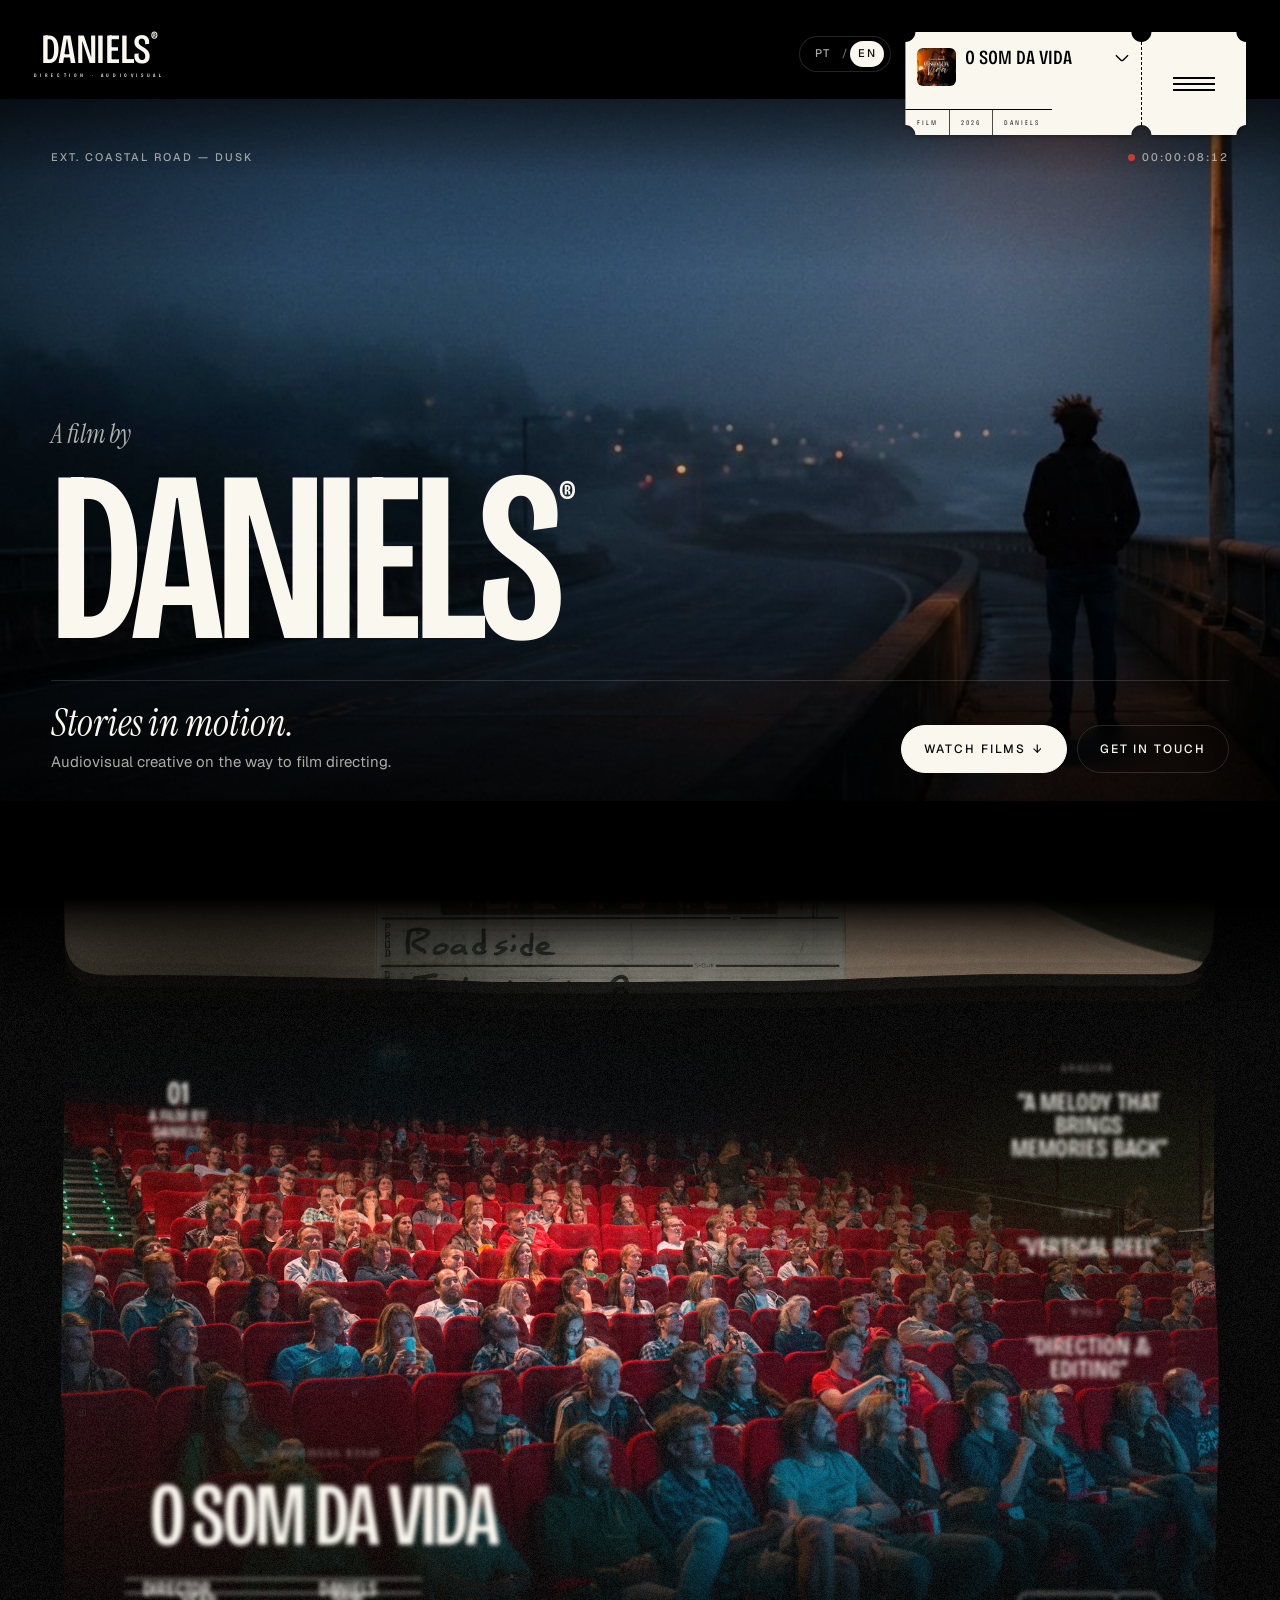
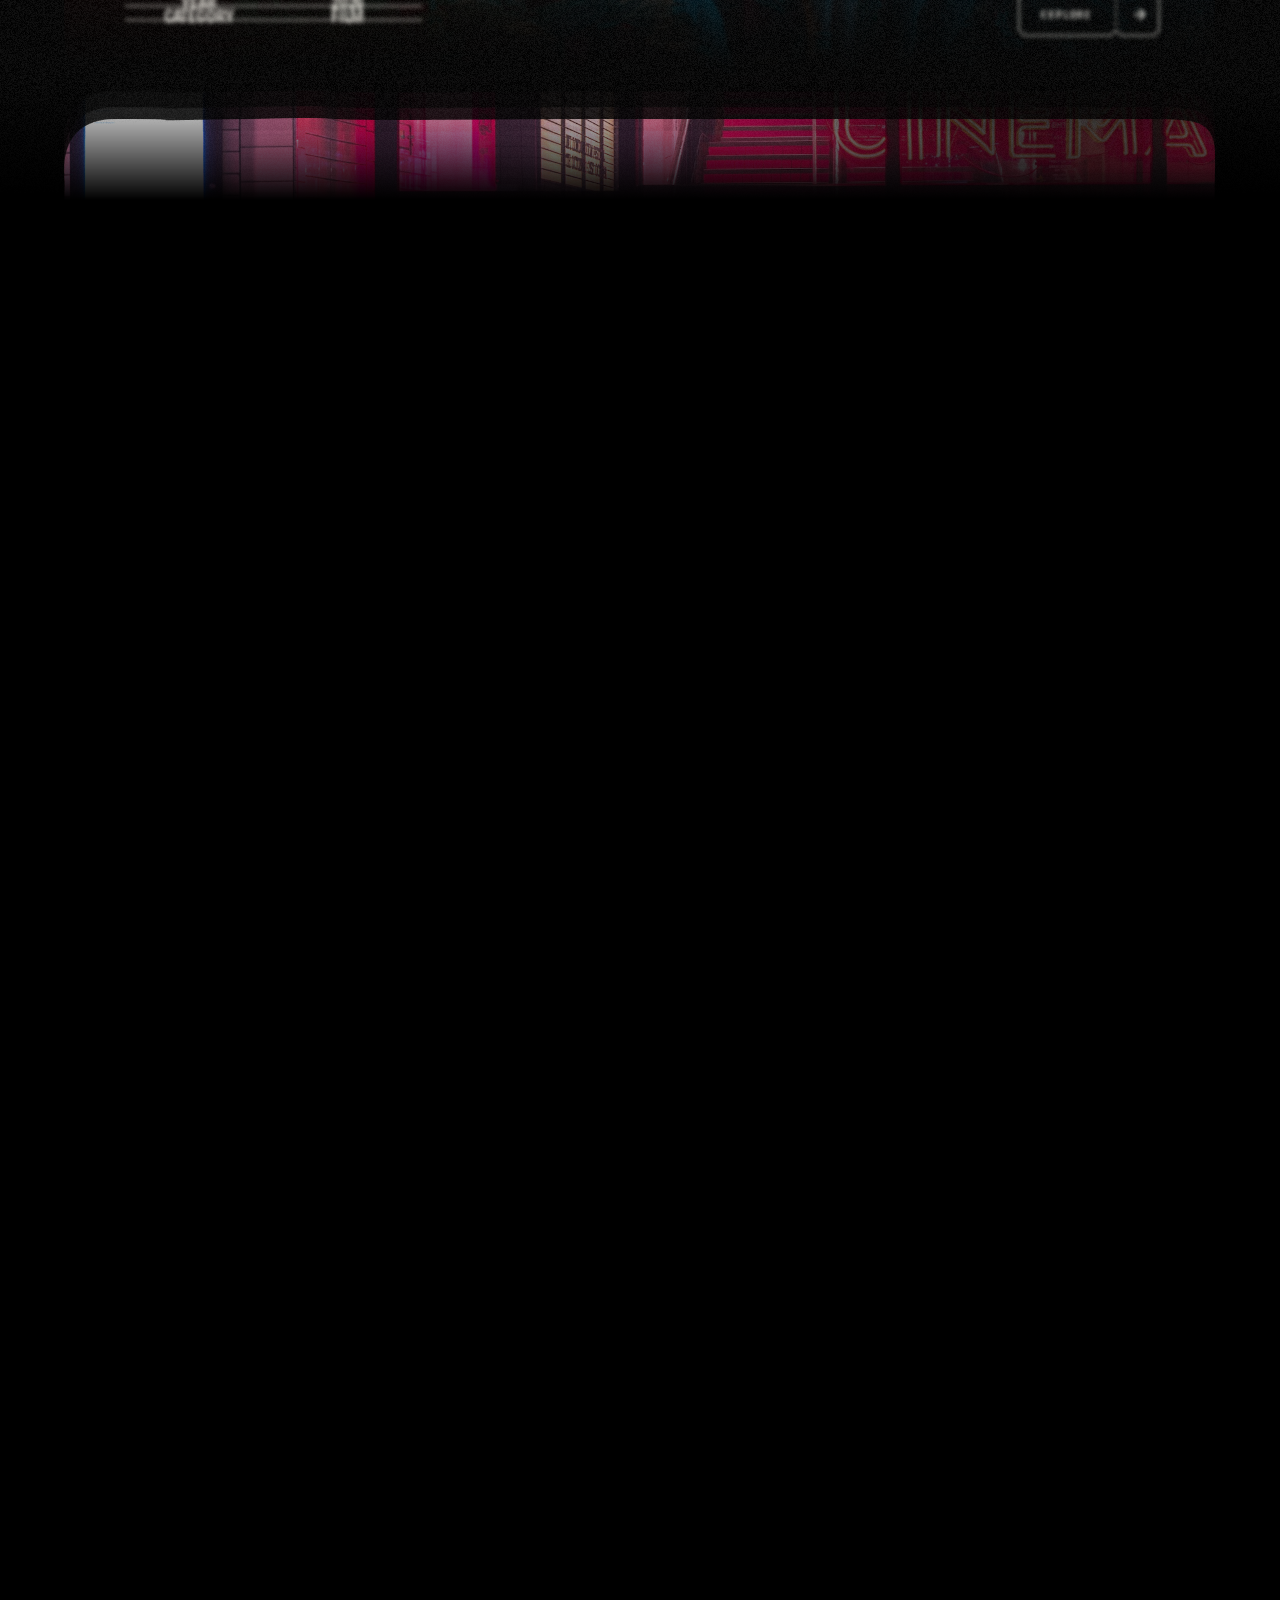
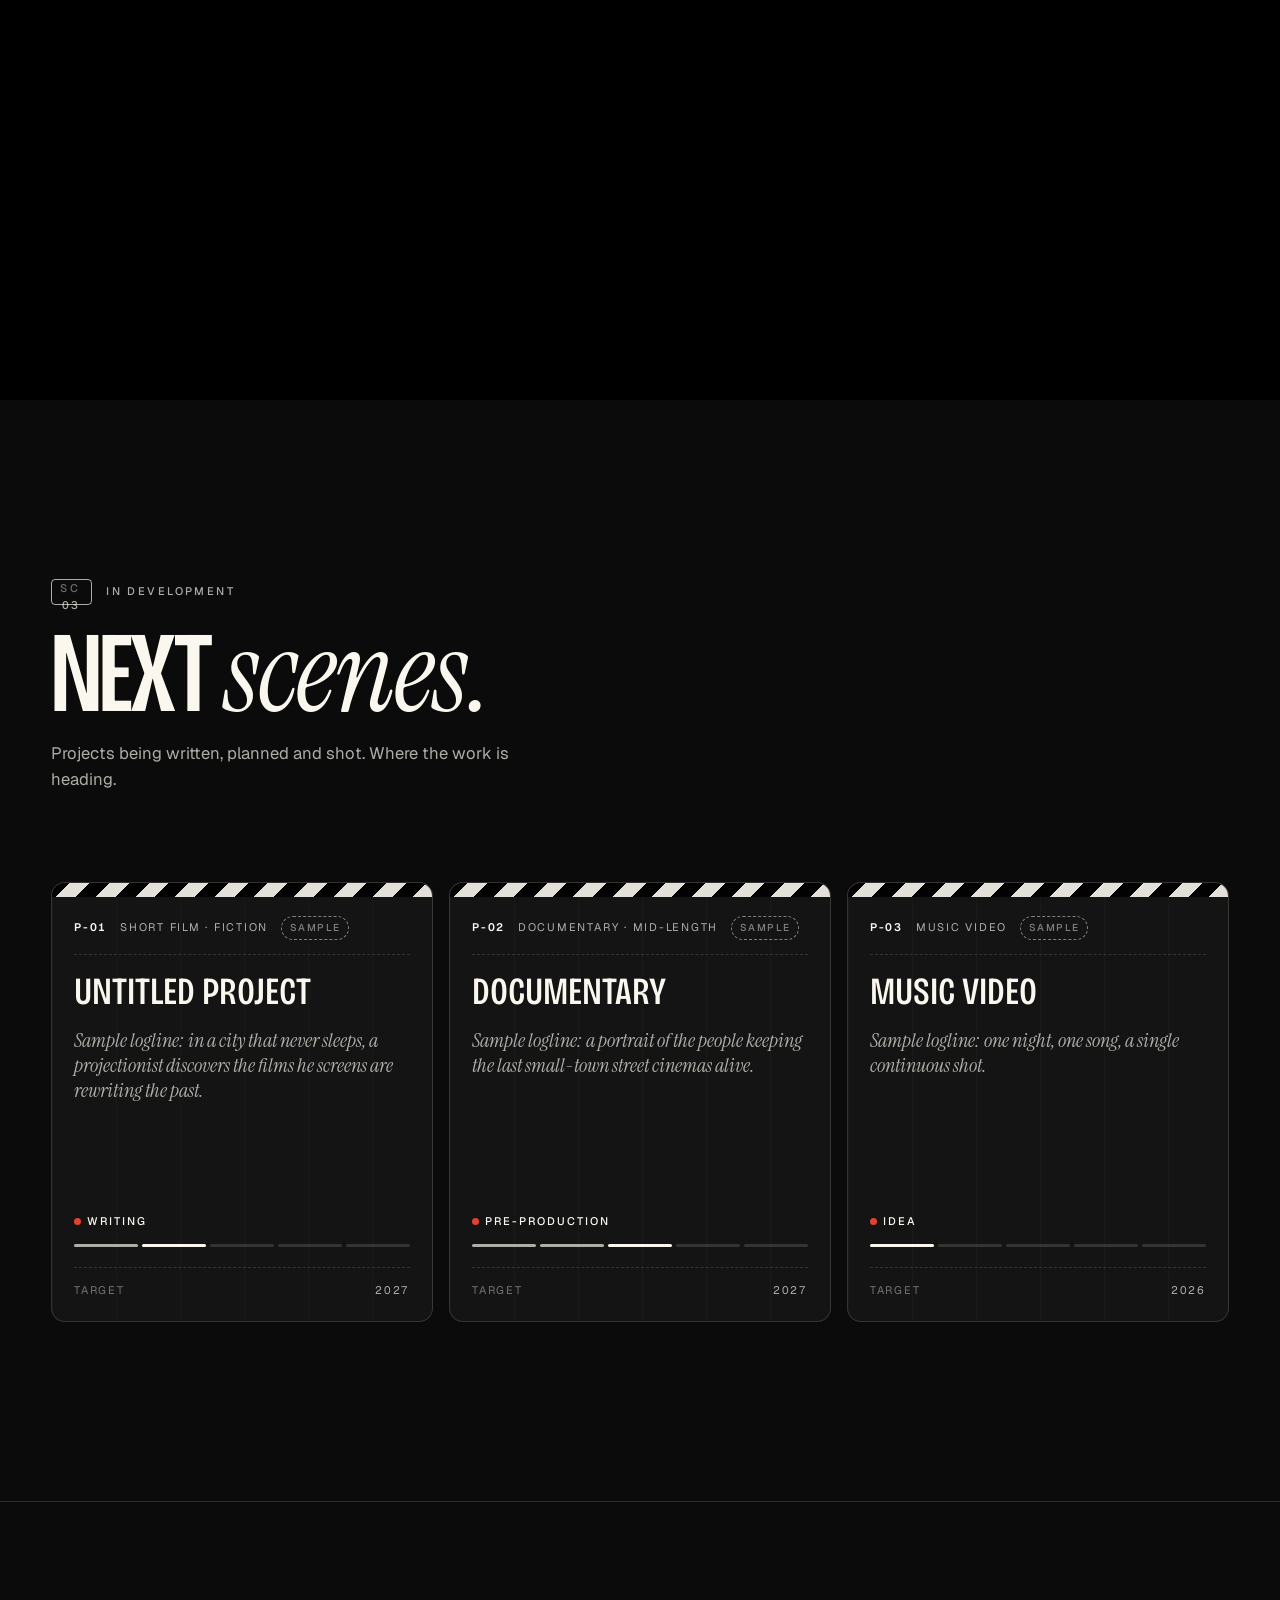
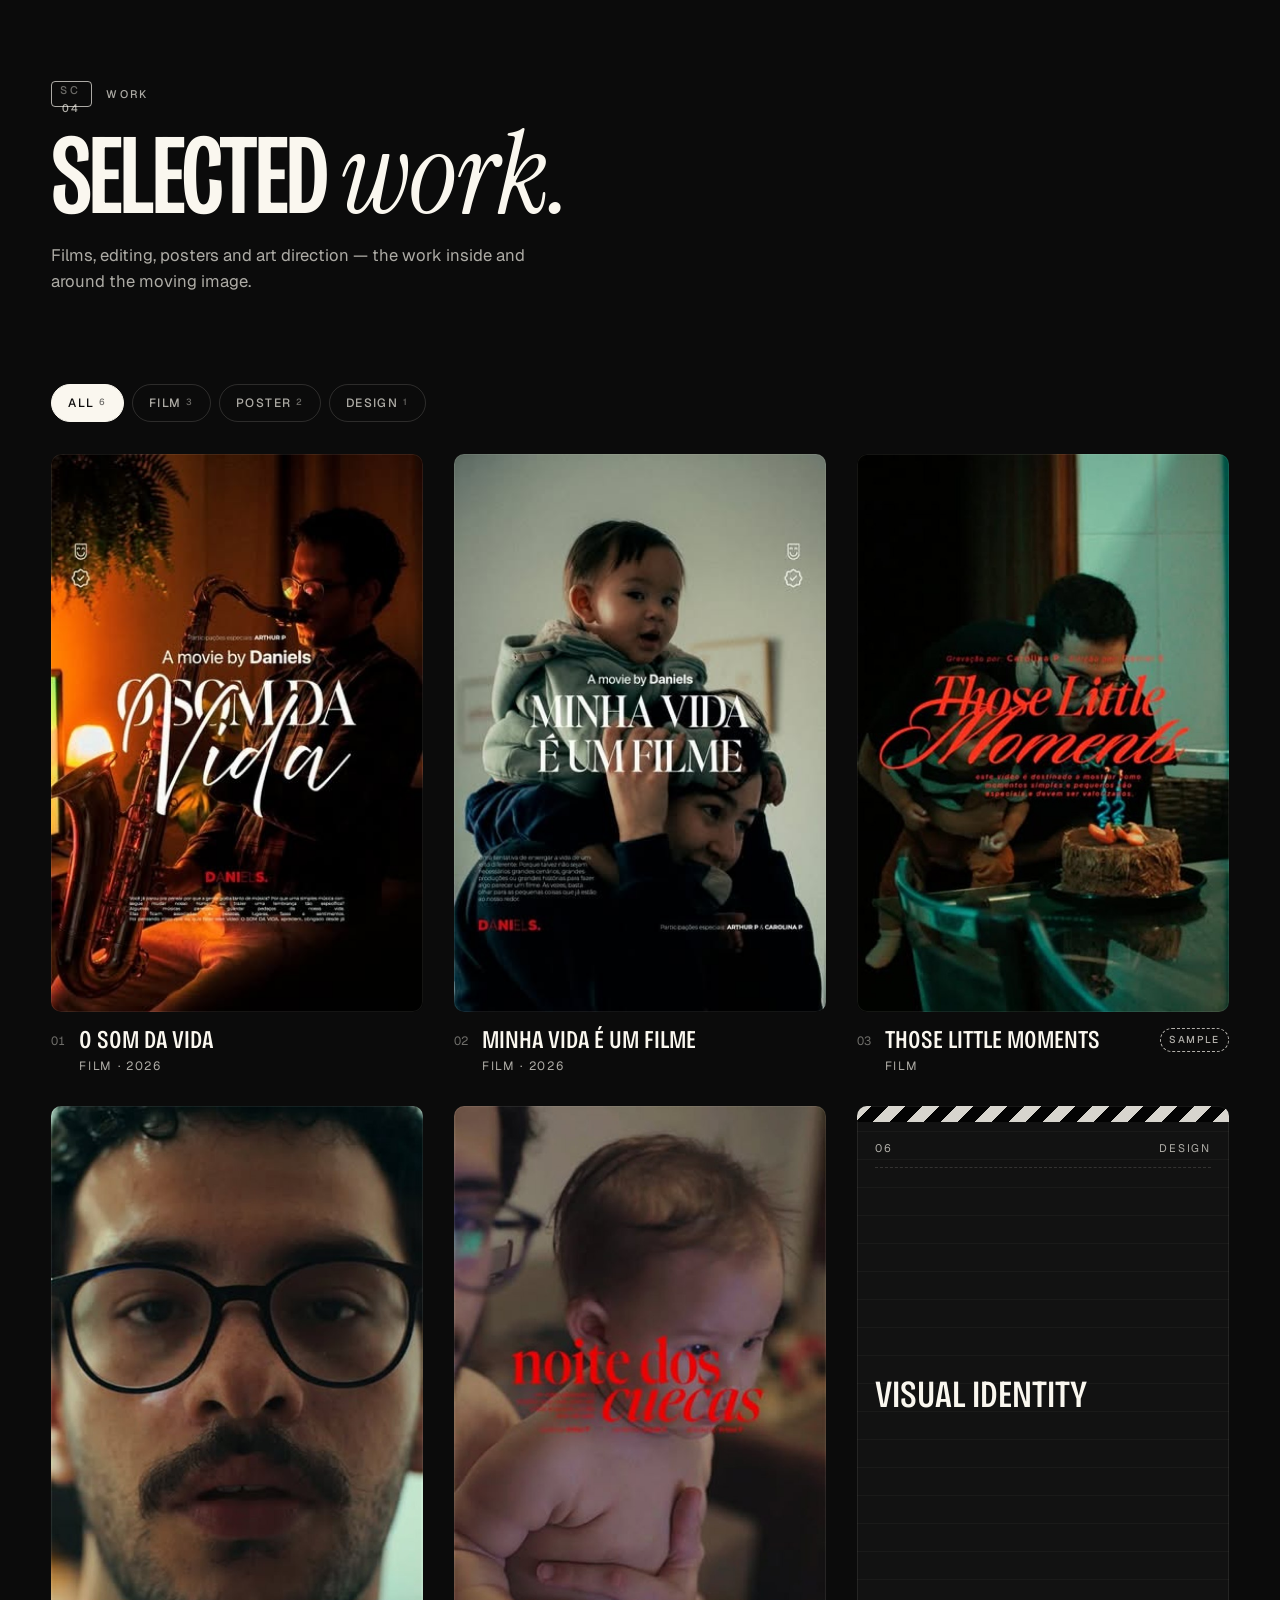
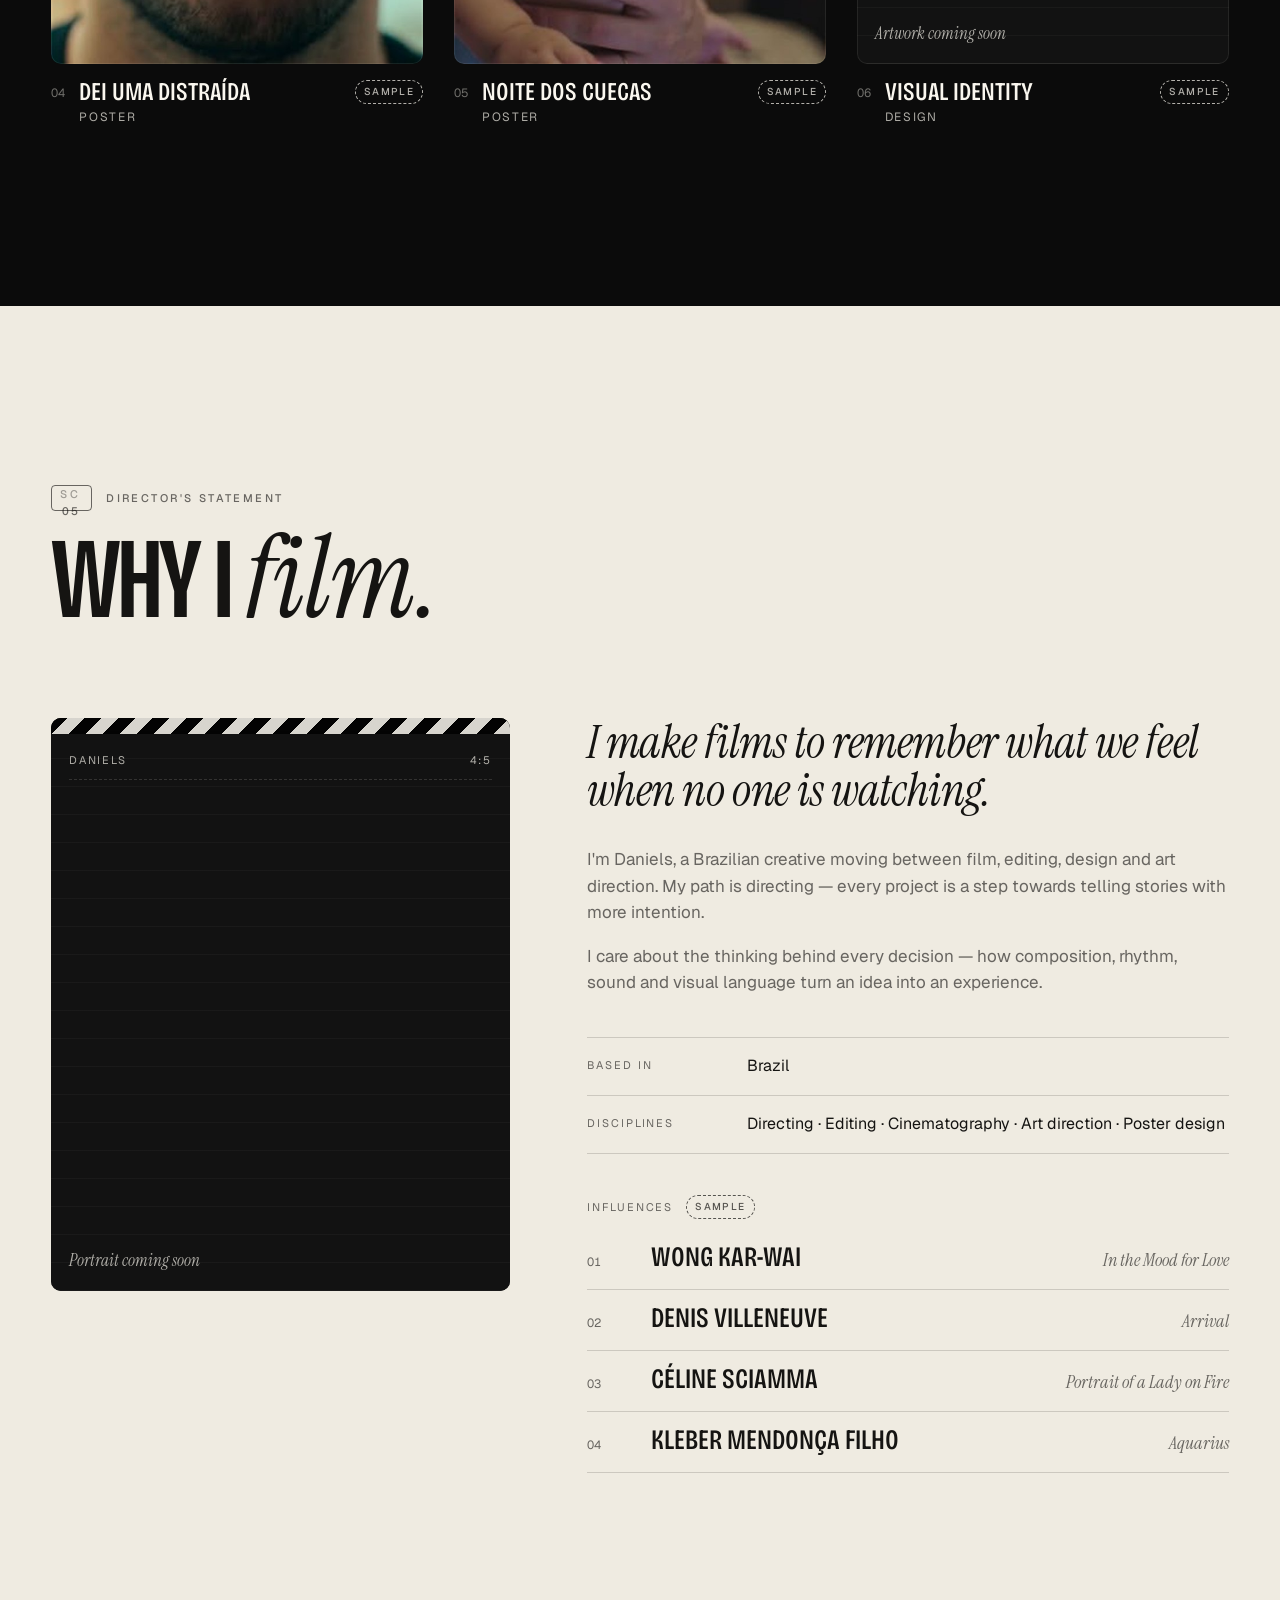
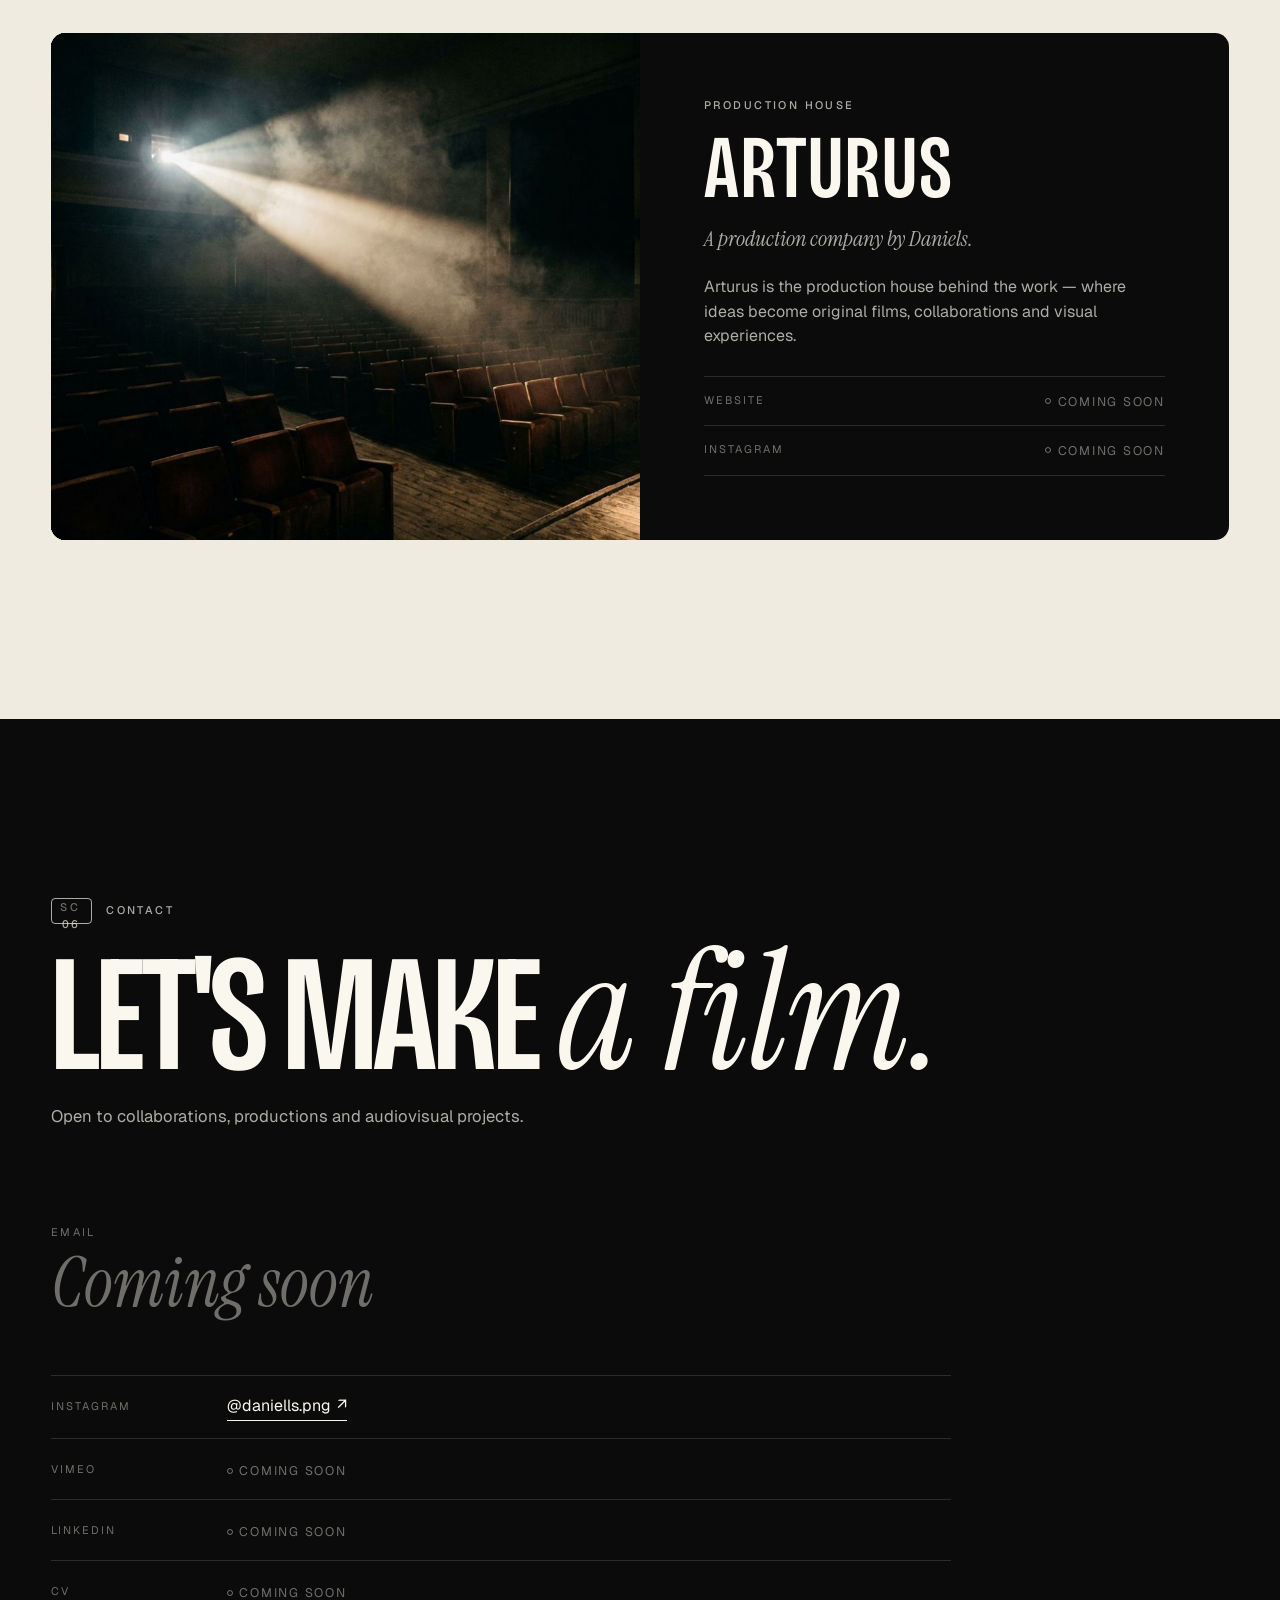
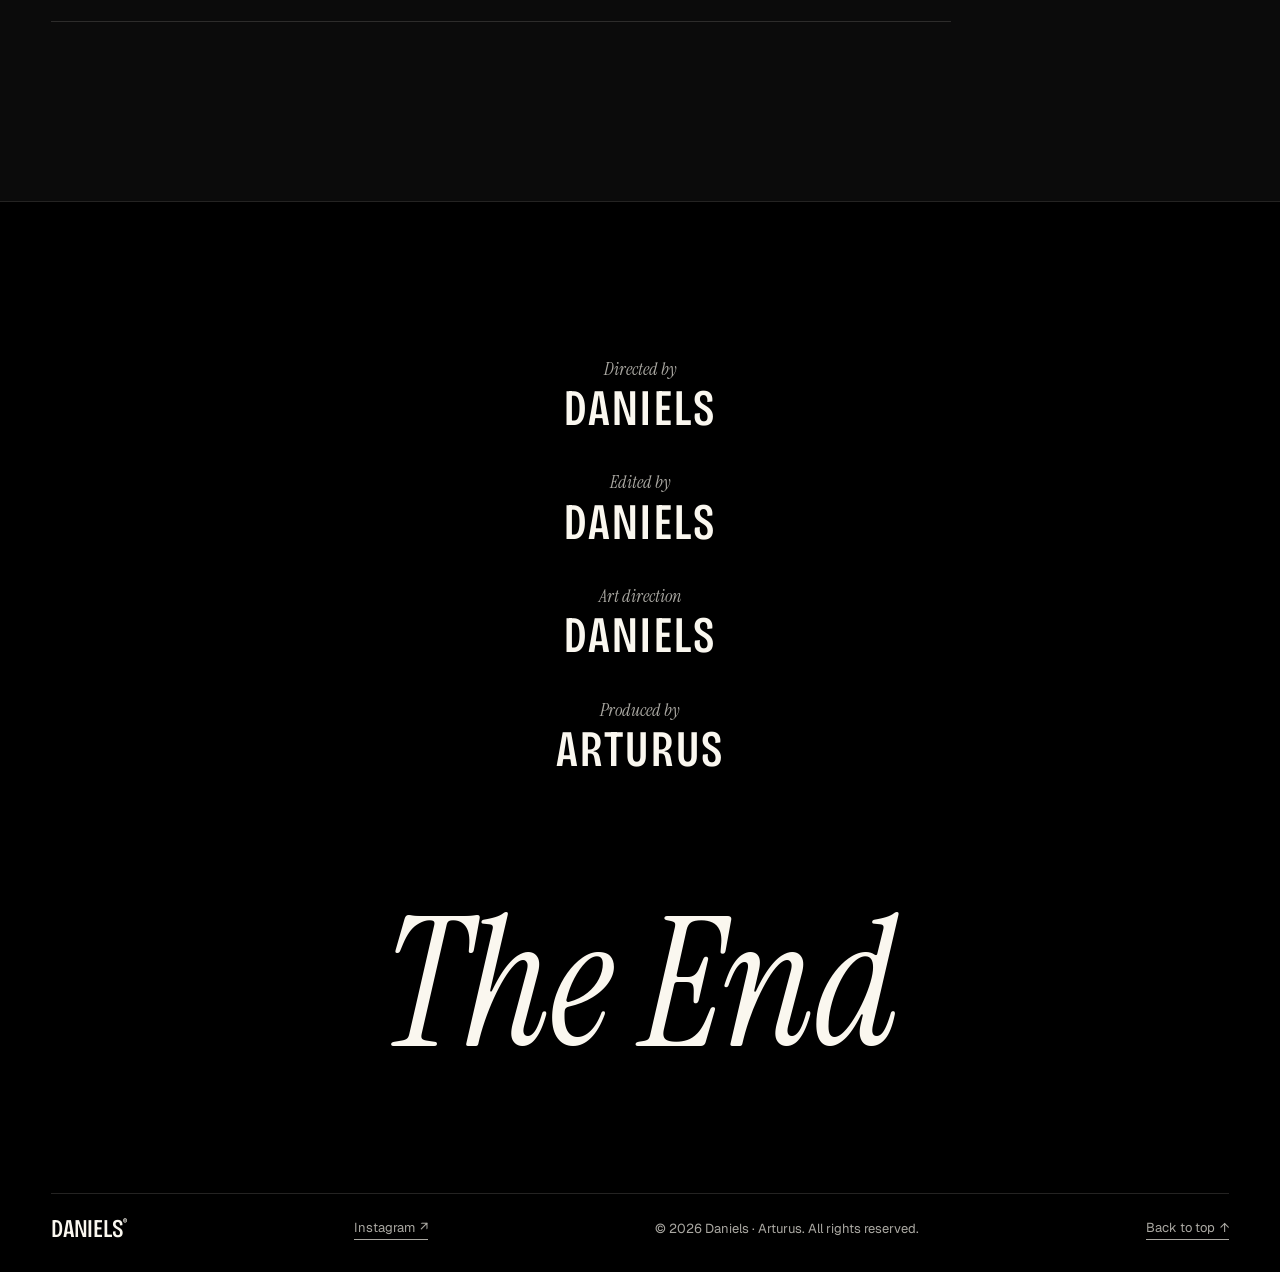
<file: index.html>
<!doctype html>
<html lang="pt-BR">
<head>
  <meta charset="utf-8">
  <meta name="viewport" content="width=device-width, initial-scale=1, viewport-fit=cover">
  <title>DANIELS® — Direção · Audiovisual · Narrativa</title>
  <meta name="description" content="DANIELS® é um criativo brasileiro a caminho da direção de cinema — filmes, edição, design e direção de arte.">
  <meta name="theme-color" content="#0b0b0b">
  <meta name="color-scheme" content="dark">

  <!-- Social sharing -->
  <meta property="og:type" content="website">
  <meta property="og:site_name" content="DANIELS®">
  <meta property="og:title" content="DANIELS® — Stories in motion.">
  <meta property="og:description" content="Direction · Audiovisual · Storytelling. Films, editing, design and art direction.">
  <meta property="og:url" content="https://danielspng.github.io/DANIELS/">
  <meta property="og:image" content="https://danielspng.github.io/DANIELS/assets/img/og-image.jpg">
  <meta property="og:image:width" content="1200">
  <meta property="og:image:height" content="630">
  <meta name="twitter:card" content="summary_large_image">
  <meta name="twitter:image" content="https://danielspng.github.io/DANIELS/assets/img/og-image.jpg">
  <link rel="alternate" hreflang="pt-BR" href="https://danielspng.github.io/DANIELS/?lang=pt">
  <link rel="alternate" hreflang="en" href="https://danielspng.github.io/DANIELS/?lang=en">

  <link rel="icon" href="assets/favicon.svg" type="image/svg+xml">
  <link rel="preload" as="image" href="assets/img/hero-still.jpg" fetchpriority="high">

  <link rel="preconnect" href="https://fonts.googleapis.com">
  <link rel="preconnect" href="https://fonts.gstatic.com" crossorigin>
  <link rel="stylesheet" href="https://fonts.googleapis.com/css2?family=Geist:wght@300;400;500;600&family=Instrument+Serif:ital@0;1&family=Bricolage+Grotesque:opsz,wdth,wght@12..96,75..100,300..700&display=swap">
  <link rel="stylesheet" href="css/style.css">
  <link rel="stylesheet" href="css/featured.css">
</head>
<body class="page-home" data-home>
  <a class="skip-link" href="#main" data-i18n="skip">Pular para o conteúdo</a>

  <header class="hd" data-header></header>

  <main id="main">

    <!-- 01 — OPENING TITLE -->
    <section class="hero" id="top" aria-labelledby="hero-title" data-hero>
      <div class="hero__media" data-hero-media>
        <img class="hero__poster" src="assets/img/hero-still.jpg" alt="" width="1376" height="768" fetchpriority="high" decoding="async" data-hero-poster>
      </div>
      <div class="hero__shade" aria-hidden="true"></div>
      <div class="hero__bar hero__bar--top" aria-hidden="true"></div>
      <div class="hero__bar hero__bar--bottom" aria-hidden="true"></div>

      <div class="hero__slate" aria-hidden="true">
        <span data-hero-scene></span>
        <span class="hero__tc"><i class="hero__rec"></i><span data-hero-tc>00:00:00:00</span></span>
      </div>

      <div class="hero__content">
        <p class="hero__kicker" data-i18n="hero.kicker">Um filme de</p>
        <h1 class="hero__title" id="hero-title">DANIELS<sup>®</sup></h1>
        <div class="hero__foot">
          <div class="hero__copy">
            <p class="hero__tag" data-i18n="hero.tag">Histórias em movimento.</p>
            <p class="hero__sub" data-i18n="hero.sub">Criativo audiovisual a caminho da direção de cinema.</p>
          </div>
          <div class="hero__ctas">
            <a class="btn btn--solid" href="#films"><span data-i18n="hero.cta">Ver filmes</span> <span aria-hidden="true">↓</span></a>
            <a class="btn" href="#contact" data-i18n="hero.cta2">Fale comigo</a>
          </div>
        </div>
      </div>

      <button class="hero__playback" type="button" hidden data-hero-playback></button>
    </section>

    <!-- 02 — FILMS (siena-style roll) -->
    <section class="sf-reel" id="films" data-sf data-i18n-aria="nav.films" aria-label="Filmes">
      <div class="sf-stage" data-sf-stage>
        <canvas class="sf-canvas" data-sf-canvas aria-hidden="true"></canvas>
        <div class="sf-roll" data-sf-roll></div>

        <div class="sf-grad" aria-hidden="true"></div>
        <div class="sf-grad sf-grad--bottom" aria-hidden="true"></div>
        <div class="sf-hit sf-hit--prev" data-sf-hit="prev" aria-hidden="true"></div>
        <div class="sf-hit sf-hit--next" data-sf-hit="next" aria-hidden="true"></div>

        <div class="sf-cursor" data-sf-cursor aria-hidden="true">
          <div class="sf-cursor__w">
            <span class="sf-cursor__arrow sf-cursor__arrow--up"><svg viewBox="0 0 35 23"><path d="M2 21 17.5 3 33 21" fill="none" stroke="currentColor" stroke-width="2"/></svg></span>
            <span class="sf-cursor__circle"></span>
            <span class="sf-cursor__tx"><span data-i18n="films.explore">Explorar</span></span>
            <span class="sf-cursor__arrow sf-cursor__arrow--down"><svg viewBox="0 0 35 23"><path d="M2 21 17.5 3 33 21" fill="none" stroke="currentColor" stroke-width="2"/></svg></span>
          </div>
        </div>
      </div>
    </section>

    <!-- 03 — IN DEVELOPMENT -->
    <section class="section dev" id="development" aria-labelledby="dev-title">
      <div class="container">
        <header class="shead" data-reveal>
          <p class="shead__k"><span class="shead__n">03</span><span data-i18n="dev.kicker">Em desenvolvimento</span></p>
          <h2 class="shead__title" id="dev-title" data-i18n-html="dev.title">Próximas <em>cenas.</em></h2>
          <p class="shead__intro" data-i18n="dev.intro"></p>
        </header>
        <ol class="dev__list" data-dev-list></ol>
      </div>
    </section>

    <!-- 04 — WORK -->
    <section class="section work" id="work" aria-labelledby="work-title">
      <div class="container">
        <header class="shead" data-reveal>
          <p class="shead__k"><span class="shead__n">04</span><span data-i18n="work.kicker">Trabalhos</span></p>
          <h2 class="shead__title" id="work-title" data-i18n-html="work.title">Trabalhos <em>selecionados.</em></h2>
          <p class="shead__intro" data-i18n="work.intro"></p>
        </header>
        <div class="filters" data-filters role="group"></div>
        <ol class="grid" data-work-grid></ol>
        <noscript><p class="noscript">Enable JavaScript to view the gallery.</p></noscript>
      </div>
    </section>

    <!-- 05 — DIRECTOR'S STATEMENT + ARTURUS -->
    <section class="section st" id="statement" aria-labelledby="st-title" data-paper>
      <div class="container">
        <header class="shead" data-reveal>
          <p class="shead__k"><span class="shead__n">05</span><span data-i18n="st.kicker">Director's statement</span></p>
          <h2 class="shead__title" id="st-title" data-i18n-html="st.title">Por que eu <em>filmo.</em></h2>
        </header>

        <div class="st__grid">
          <figure class="st__portrait" data-portrait data-reveal></figure>
          <div class="st__body" data-reveal>
            <p class="st__lead" data-st-lead></p>
            <div class="st__text" data-st-text></div>
            <dl class="facts" data-st-facts></dl>
            <div class="st__influences" data-st-influences></div>
            <p class="st__cv" data-st-cv></p>
          </div>
        </div>

        <article class="ar" data-reveal aria-labelledby="ar-title">
          <figure class="ar__media" data-ar-media></figure>
          <div class="ar__body">
            <p class="shead__k"><span data-i18n="ar.kicker">Produtora</span></p>
            <h3 class="ar__title" id="ar-title">ARTURUS</h3>
            <p class="ar__relation" data-i18n="ar.relation"></p>
            <p class="ar__text" data-ar-text></p>
            <ul class="ar__links" data-ar-links></ul>
          </div>
        </article>
      </div>
    </section>

    <!-- 06 — CONTACT -->
    <section class="section ct" id="contact" aria-labelledby="ct-title">
      <div class="container">
        <header class="shead shead--wide" data-reveal>
          <p class="shead__k"><span class="shead__n">06</span><span data-i18n="ct.kicker">Contato</span></p>
          <h2 class="shead__title ct__title" id="ct-title" data-i18n-html="ct.title">Vamos fazer <em>um filme.</em></h2>
          <p class="shead__intro" data-i18n="ct.intro"></p>
        </header>
        <div class="ct__main" data-ct-main data-reveal></div>
        <ul class="ct__list" data-ct-list data-reveal></ul>
      </div>
    </section>
  </main>

  <!-- 07 — END CREDITS -->
  <footer class="site-footer" data-footer></footer>

  <div class="grain" aria-hidden="true"></div>

  <script src="js/data.js"></script>
  <script src="js/common.js"></script>
  <script src="js/featured.js"></script>
  <script src="js/main.js"></script>
</body>
</html>
</file>
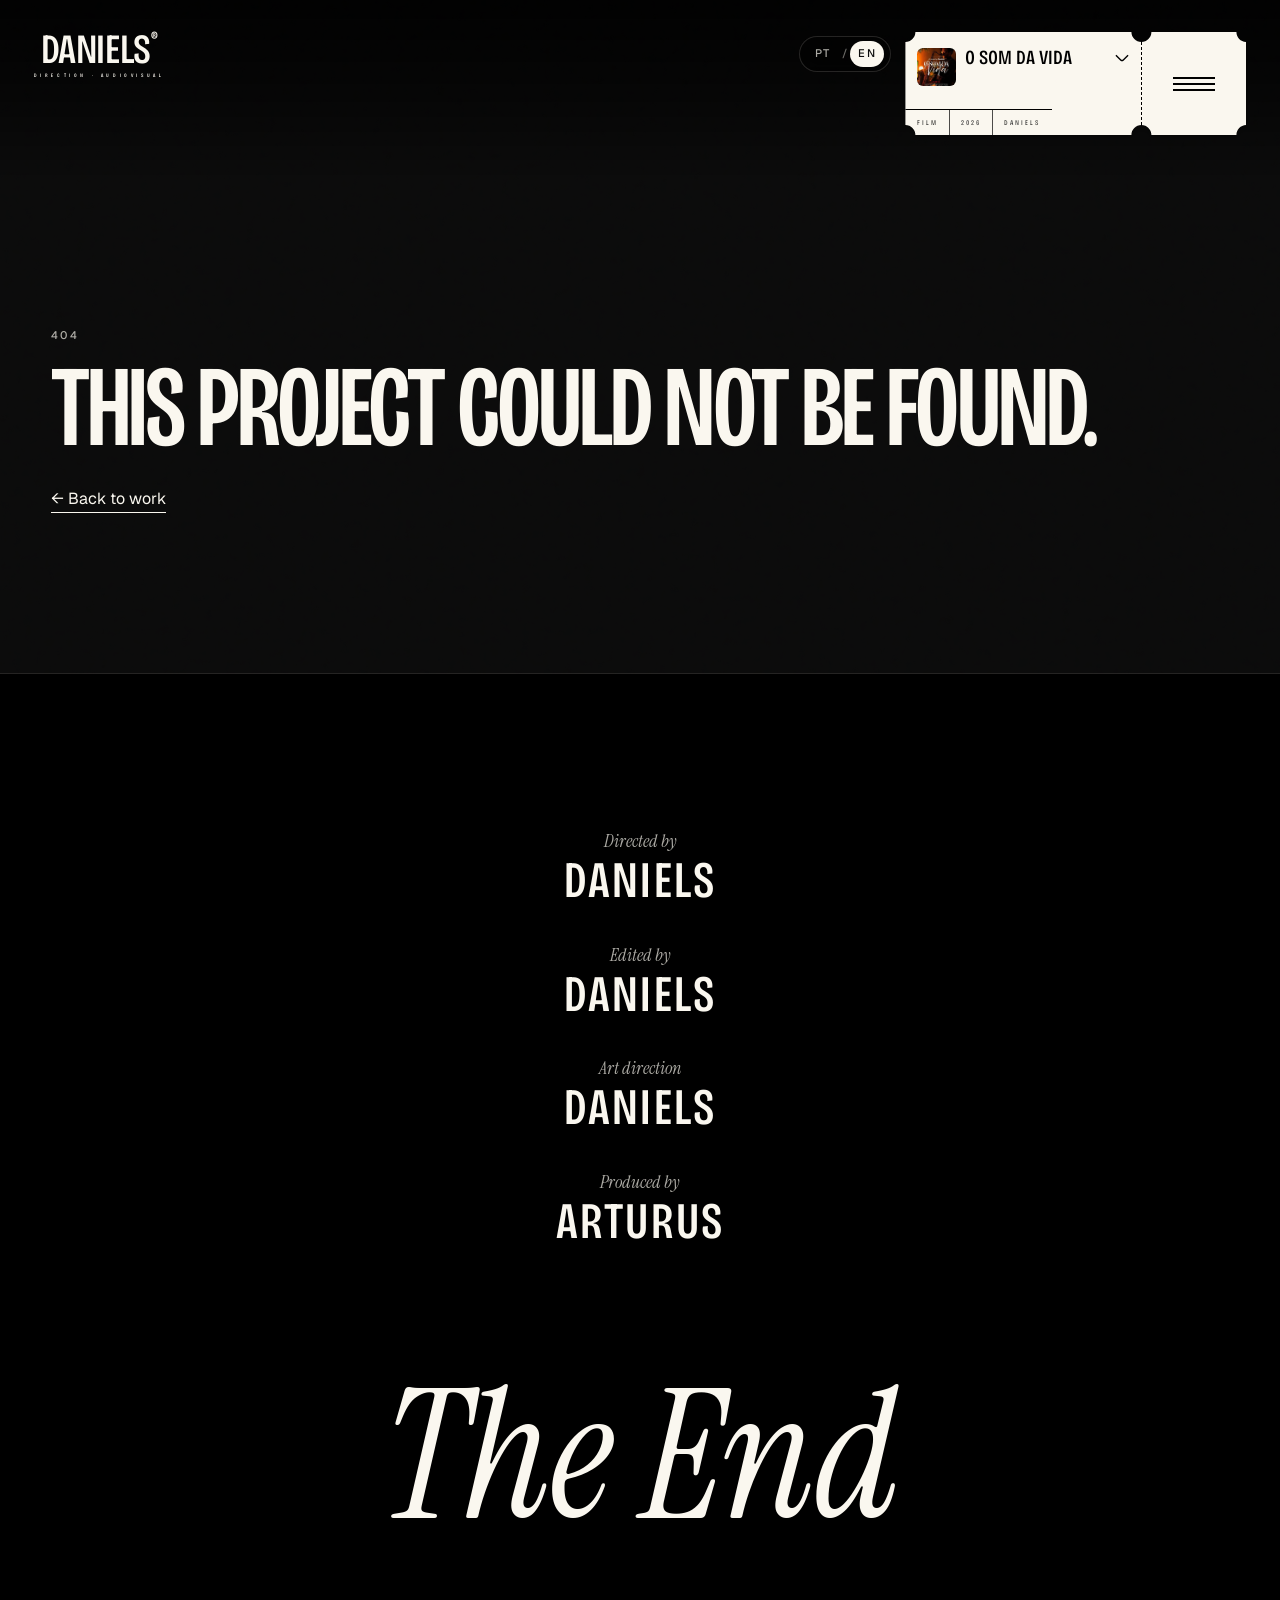
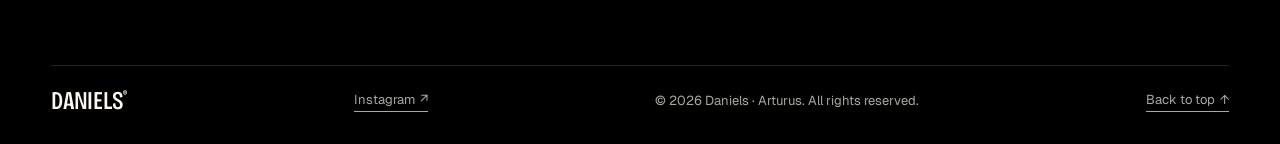
<file: project.html>
<!doctype html>
<html lang="pt-BR">
<head>
  <meta charset="utf-8">
  <meta name="viewport" content="width=device-width, initial-scale=1, viewport-fit=cover">
  <title>DANIELS®</title>
  <meta name="description" content="Um projeto de DANIELS® — filme, edição, design e direção de arte.">
  <meta name="theme-color" content="#0b0b0b">
  <meta name="color-scheme" content="dark">

  <meta property="og:type" content="article">
  <meta property="og:site_name" content="DANIELS®">
  <meta property="og:title" content="DANIELS®">
  <meta property="og:image" content="https://danielspng.github.io/DANIELS/assets/img/og-image.jpg">
  <meta name="twitter:card" content="summary_large_image">

  <link rel="icon" href="assets/favicon.svg" type="image/svg+xml">
  <link rel="preconnect" href="https://fonts.googleapis.com">
  <link rel="preconnect" href="https://fonts.gstatic.com" crossorigin>
  <link rel="stylesheet" href="https://fonts.googleapis.com/css2?family=Geist:wght@300;400;500;600&family=Instrument+Serif:ital@0;1&family=Bricolage+Grotesque:opsz,wdth,wght@12..96,75..100,300..700&display=swap">
  <link rel="stylesheet" href="css/style.css">
</head>
<body class="page-project">
  <a class="skip-link" href="#main" data-i18n="skip">Pular para o conteúdo</a>

  <header class="hd" data-header></header>

  <main id="main" class="case" data-case>
    <noscript><div class="container case__empty"><p>Enable JavaScript to view this project.</p><p><a class="textlink" href="index.html#work">← Back</a></p></div></noscript>
  </main>

  <footer class="site-footer" data-footer></footer>
  <div class="grain" aria-hidden="true"></div>

  <script src="js/data.js"></script>
  <script src="js/common.js"></script>
  <script src="js/project.js"></script>
</body>
</html>
</file>
<file: css/style.css>
﻿/* ==========================================================================
   DANIELSÂ® â€” design system
   Cinema meets editorial: condensed title cards, serif italics for voice,
   letterbox frames, slates, end credits. Dark theatre with one "script page".
   ========================================================================== */

/* ---------- tokens ---------- */
:root {
  --bg: #0b0b0b;
  --bg-2: #141414;
  --ink: #faf7ef;
  --ink-2: rgba(250, 247, 239, .68);
  --ink-3: rgba(250, 247, 239, .42);
  --line: rgba(250, 247, 239, .14);
  --paper: #efebe1;
  --paper-ink: #151412;
  --paper-ink-2: rgba(21, 20, 18, .62);
  --paper-line: rgba(21, 20, 18, .16);
  --accent: #c8a46e;
  --rec: #e5412f;

  --f-body: "Geist", system-ui, -apple-system, "Segoe UI", sans-serif;
  --f-display: "Bricolage Grotesque", "Arial Narrow", Arial, sans-serif;
  --f-serif: "Instrument Serif", "Times New Roman", serif;

  --gutter: clamp(16px, 4vw, 56px);
  --max: 1600px;
  --hd-h: 103px;
  --ease: cubic-bezier(.23, 1, .32, 1);
  --ease-io: cubic-bezier(.77, 0, .175, 1);
}

/* ---------- reset ---------- */
*, *::before, *::after { box-sizing: border-box; }
html { -webkit-text-size-adjust: 100%; scroll-behavior: smooth; }
html.no-scroll { overflow: hidden; }
body {
  margin: 0;
  background: var(--bg);
  color: var(--ink);
  font-family: var(--f-body);
  font-size: 16px;
  line-height: 1.55;
  -webkit-font-smoothing: antialiased;
  -moz-osx-font-smoothing: grayscale;
  text-rendering: optimizeLegibility;
}
img, video, svg { display: block; max-width: 100%; }
h1, h2, h3, p, ul, ol, dl, dd, figure { margin: 0; }
ul, ol { padding: 0; list-style: none; }
a { color: inherit; }
button { font: inherit; color: inherit; }
[hidden] { display: none !important; }
::selection { background: var(--ink); color: var(--bg); }
:focus-visible { outline: 2px solid var(--accent); outline-offset: 3px; }

.container { width: 100%; max-width: var(--max); margin-inline: auto; padding-inline: var(--gutter); }
.sr-only {
  position: absolute; width: 1px; height: 1px; padding: 0; margin: -1px;
  overflow: hidden; clip: rect(0 0 0 0); white-space: nowrap; border: 0;
}
.skip-link {
  position: fixed; top: 12px; left: 12px; z-index: 200;
  padding: 10px 16px; background: var(--ink); color: var(--bg);
  font-size: 13px; text-decoration: none; border-radius: 6px;
  transform: translateY(-160%); transition: transform .3s var(--ease);
}
.skip-link:focus { transform: none; }

/* condensed display cut */
.cond {
  font-family: var(--f-display);
  font-stretch: 75%;
  font-variation-settings: "wdth" 75;
}

/* ---------- small parts ---------- */
.textlink {
  display: inline-flex; align-items: baseline; gap: .35em;
  text-decoration: none;
  background: linear-gradient(currentColor, currentColor) 0 100% / 100% 1px no-repeat;
  padding-bottom: 2px;
  transition: background-size .5s var(--ease), opacity .3s;
}
.textlink:hover { background-size: 0 1px; background-position: 100% 100%; }
.textlink .arrow { transition: transform .4s var(--ease); }
.textlink:hover .arrow { transform: translate(2px, -2px); }

.soon {
  display: inline-flex; align-items: center; gap: .5em;
  color: var(--ink-3);
  font-size: .78em; letter-spacing: .14em; text-transform: uppercase;
}
.soon::before { content: ""; width: 6px; height: 6px; border-radius: 50%; border: 1px solid currentColor; }

.tag {
  display: inline-flex; align-items: center;
  padding: 3px 8px;
  border: 1px dashed currentColor; border-radius: 999px;
  font-family: var(--f-body); font-size: 10px; font-weight: 500;
  letter-spacing: .14em; text-transform: uppercase;
  opacity: .7; white-space: nowrap; vertical-align: middle;
}

.btn {
  display: inline-flex; align-items: center; gap: .6em;
  height: 48px; padding: 0 22px;
  border: 1px solid var(--line); border-radius: 999px;
  color: var(--ink); text-decoration: none;
  font-size: 12px; font-weight: 500; letter-spacing: .16em; text-transform: uppercase;
  backdrop-filter: blur(8px); -webkit-backdrop-filter: blur(8px);
  transition: background .4s var(--ease), color .4s var(--ease), border-color .4s;
}
.btn:hover { background: var(--ink); color: var(--bg); border-color: var(--ink); }
.btn--solid { background: var(--ink); color: var(--bg); border-color: var(--ink); }
.btn--solid:hover { background: transparent; color: var(--ink); border-color: var(--line); }

/* film grain over everything */
.grain {
  position: fixed; inset: -50%; z-index: 90; pointer-events: none;
  opacity: .06; mix-blend-mode: overlay;
  background-image: url("data:image/svg+xml,%3Csvg viewBox='0 0 200 200' xmlns='http://www.w3.org/2000/svg'%3E%3Cfilter id='n'%3E%3CfeTurbulence type='fractalNoise' baseFrequency='.85' numOctaves='3' stitchTiles='stitch'/%3E%3C/filter%3E%3Crect width='100%25' height='100%25' filter='url(%23n)'/%3E%3C/svg%3E");
  animation: grain 1s steps(6) infinite;
}
@keyframes grain {
  0% { transform: translate(0, 0); } 20% { transform: translate(-3%, 2%); } 40% { transform: translate(2%, -3%); }
  60% { transform: translate(-2%, -1%); } 80% { transform: translate(3%, 3%); } 100% { transform: translate(0, 0); }
}

/* scroll reveal */
.js [data-reveal] { opacity: 0; transform: translateY(28px); transition: opacity 1s var(--ease), transform 1.2s var(--ease); }
.js [data-reveal].is-in { opacity: 1; transform: none; }

/* ==========================================================================
   HEADER â€” wordmark Â· PT/EN Â· ticket
   ========================================================================== */
.hd {
  position: fixed; inset: 0 0 auto; z-index: 80;
  pointer-events: none;
}
.hd::before {
  content: ""; position: absolute; inset: 0 0 -40px;
  background: linear-gradient(#000 0%, rgba(0, 0, 0, .55) 55%, rgba(0, 0, 0, 0));
  opacity: .9; pointer-events: none;
  transition: opacity .4s;
}
.hd.on-paper::before { opacity: 0; }
.hd.on-paper .hd__logo { color: var(--paper-ink); }
.hd.on-paper .lang { background: rgba(239, 235, 225, .7); border-color: var(--paper-line); }
.hd.on-paper .lang span, .hd.on-paper .lang button { color: var(--paper-ink-2); }
.hd.on-paper .lang button[aria-pressed="true"] { background: var(--paper-ink); color: var(--paper); }
.hd.on-paper .tk { filter: drop-shadow(0 0 1px rgba(0, 0, 0, .5)); }
.hd__inner {
  position: relative;
  display: flex; justify-content: space-between; align-items: flex-start;
  padding: 2rem 2.1rem 0;
}
.hd__logo {
  pointer-events: auto;
  display: inline-flex; flex-direction: column; align-items: center;
  color: var(--ink); text-decoration: none;
  font-family: var(--f-display); font-stretch: 75%; font-variation-settings: "wdth" 75; font-weight: 500;
  font-size: 2.6rem; line-height: .85; letter-spacing: -.01em;
  transition: color .4s;
}
.hd__logo sup { font-size: .32em; vertical-align: top; }
.hd__logo small { margin-top: .35rem; font-size: .325rem; letter-spacing: 3.6px; line-height: 1; }

.hd__right { display: flex; align-items: flex-start; gap: 14px; pointer-events: auto; }

/* language switch */
.lang {
  display: flex; align-items: center; gap: 2px;
  height: 36px; margin-top: 4px; padding: 0 6px;
  border: 1px solid var(--line); border-radius: 999px;
  background: rgba(0, 0, 0, .35);
  backdrop-filter: blur(10px); -webkit-backdrop-filter: blur(10px);
  font-size: 11px; font-weight: 500; letter-spacing: .14em;
}
.lang span { color: var(--ink-3); }
.lang button {
  height: 26px; min-width: 34px; padding: 0 8px;
  border: 0; border-radius: 999px; background: none;
  color: var(--ink-2); cursor: pointer; letter-spacing: inherit;
  transition: background .3s, color .3s;
}
.lang button:hover { color: var(--ink); }
.lang button[aria-pressed="true"] { background: var(--ink); color: var(--bg); }

/* ticket */
.tk {
  position: relative;
  color: #000;
  filter: drop-shadow(0 2px 2px rgba(0, 0, 0, .3));
  font-family: var(--f-display); font-stretch: 75%; font-variation-settings: "wdth" 75; font-weight: 500;
}
.tk__body {
  display: flex; width: 341px; height: 103px; background: var(--ink);
  -webkit-clip-path: path("M331 0H246C246 5.52344 241.523 10 236 10C230.477 10 226 5.52344 226 0H10C10 5.52344 5.52344 10 0 10V93C5.52344 93 10 97.4766 10 103H226C226 97.4766 230.477 93 236 93C241.523 93 246 97.4766 246 103H331C331 97.4766 335.477 93 341 93V10C335.477 10 331 5.52344 331 0Z");
  clip-path: path("M331 0H246C246 5.52344 241.523 10 236 10C230.477 10 226 5.52344 226 0H10C10 5.52344 5.52344 10 0 10V93C5.52344 93 10 97.4766 10 103H226C226 97.4766 230.477 93 236 93C241.523 93 246 97.4766 246 103H331C331 97.4766 335.477 93 341 93V10C335.477 10 331 5.52344 331 0Z");
}
.tk button { background: none; border: 0; padding: 0; cursor: pointer; font: inherit; color: inherit; }
.tk__film { display: flex; flex-direction: column; width: 236px; height: 100%; text-align: left; }
.tk__top {
  display: flex; gap: .6rem; width: 100%; height: 75%;
  padding: 1rem .75rem 0; overflow: hidden;
}
.tk__thumb {
  display: flex; flex: none; width: 2.4rem; height: 2.4rem;
  border-radius: 6px; overflow: hidden; background: #1a1a1a;
}
.tk__thumb img { width: 100%; height: 100%; object-fit: cover; }
.tk__title { flex: 1; font-size: 20px; line-height: .9em; text-transform: uppercase; }
.tk__chev { display: flex; flex: none; width: 14px; height: 8px; margin-top: .35rem; transition: transform .4s var(--ease); }
.tk__chev svg { width: 100%; height: 100%; }
.tk.is-films .tk__chev { transform: rotate(180deg); }
.tk__bot {
  display: flex; height: 25%;
  border-top: 1px solid #000;
  font-size: .45rem; line-height: 1em; letter-spacing: 2px; text-transform: uppercase;
}
.tk__cell { display: flex; justify-content: center; align-items: center; width: 100%; padding: 0 .7rem; opacity: .7; white-space: nowrap; }
.tk__cell--c { flex: 1; border-left: 1px solid #000; border-right: 1px solid #000; }
.tk.is-swap .tk__title, .tk.is-swap .tk__thumb, .tk.is-swap .tk__cell { animation: tkSwap .6s var(--ease); }
@keyframes tkSwap { from { transform: translateY(60%); opacity: 0; } to { transform: none; } }
.tk__seam { align-self: center; width: 0; height: 80%; border-right: 1px dashed #000; }
.tk__menu { display: flex; flex: 1; justify-content: center; align-items: center; }
.tk__lines { display: flex; flex-direction: column; gap: 4px; width: 42px; }
.tk__lines i { display: block; height: 2px; background: #000; transition: transform .4s var(--ease); }
.tk.is-menu .tk__lines i:nth-child(1) { transform: translateY(6px) rotate(-45deg) scaleX(.8); }
.tk.is-menu .tk__lines i:nth-child(2) { transform: scaleX(0); }
.tk.is-menu .tk__lines i:nth-child(3) { transform: translateY(-6px) rotate(45deg) scaleX(.8); }

.tk__drop, .tk__panel {
  position: absolute; top: calc(100% + 6px); right: 0; z-index: 2;
  display: flex; flex-direction: column;
  width: 341px; max-width: calc(100vw - 2rem);
  background: var(--ink); color: #000; border-radius: 10px;
  opacity: 0; visibility: hidden; transform: translateY(-8px);
  transition: opacity .35s var(--ease), transform .5s var(--ease), visibility 0s .35s;
}
.tk__drop.is-open, .tk__panel.is-open {
  opacity: 1; visibility: visible; transform: none;
  transition: opacity .35s var(--ease), transform .5s var(--ease);
}
.tk__label {
  padding: .9rem .8rem .5rem;
  font-family: var(--f-body); font-size: 10px; letter-spacing: .2em; text-transform: uppercase; opacity: .55;
}
.tk__item {
  display: flex; align-items: center; gap: .6rem;
  padding: .8rem; color: #000; text-decoration: none;
  border-top: 1px dashed rgba(0, 0, 0, .3);
  transition: background .3s;
}
.tk__item:hover, .tk__item.is-active { background: rgba(0, 0, 0, .06); }
.tk__item-tx { display: flex; flex: 1; flex-direction: column; gap: .25rem; text-transform: uppercase; }
.tk__item-tx b { font-size: 18px; font-weight: 500; line-height: .9em; }
.tk__item-tx small { font-size: .5rem; letter-spacing: 2px; opacity: .7; }
.tk__item-ar { display: flex; width: 11px; height: 10px; }
.tk__panel { gap: 1rem; padding: 1.2rem; }
.tk__nav { display: flex; flex-direction: column; gap: .75rem; }
.tk__nav a {
  display: flex; align-items: baseline; gap: .8rem;
  color: #000; text-decoration: none;
  font-size: 24px; line-height: .9em; text-transform: uppercase;
  transition: opacity .25s;
}
.tk__nav a:hover { opacity: .5; }
.tk__nav small { font-family: var(--f-serif); font-size: .6rem; letter-spacing: .2em; opacity: .6; }
.tk__social {
  padding-top: .9rem; border-top: 1px dashed rgba(0, 0, 0, .3);
  color: #000; text-decoration: none;
  font-size: .55rem; letter-spacing: 2px; text-transform: uppercase;
}

/* ==========================================================================
   01 â€” OPENING TITLE
   ========================================================================== */
.hero {
  --bar: 0vh;
  --lb: min(max(40px, (100vh - 100vw / 2.39) / 2), 11vh);
  position: relative;
  min-height: 100vh; min-height: 100svh;
  display: flex; align-items: flex-end;
  overflow: hidden; isolation: isolate;
  background: #000;
}
.hero__media { position: absolute; inset: 0; z-index: -2; transform: scale(1.04); will-change: transform; }
.hero__poster, .hero__video {
  position: absolute; inset: 0; width: 100%; height: 100%;
  object-fit: cover; object-position: var(--focus-d, 50% 50%);
}
.hero__video { opacity: 0; transition: opacity 1.2s ease; }
.hero.has-video .hero__video { opacity: 1; }
.hero__shade {
  position: absolute; inset: 0; z-index: -1;
  background:
    linear-gradient(180deg, rgba(0,0,0,.55) 0%, rgba(0,0,0,0) 30%, rgba(0,0,0,.25) 60%, rgba(0,0,0,.92) 100%),
    radial-gradient(ellipse at 50% 40%, rgba(0,0,0,0) 40%, rgba(0,0,0,.55) 100%);
}
/* letterbox 2.39:1 â€” bars close in slightly as you scroll */
.hero__bar {
  position: absolute; left: 0; right: 0; z-index: 1; background: #000;
  height: calc(var(--lb) + var(--bar));
  transition: height .1s linear;
}
.hero__bar--top { top: 0; }
.hero__bar--bottom { bottom: 0; }

.hero__slate {
  position: absolute; z-index: 2;
  left: var(--gutter); right: var(--gutter);
  top: calc(max(var(--lb), var(--hd-h) + 32px) + 14px);
  display: flex; justify-content: space-between; gap: 1rem;
  color: var(--ink-2);
  font-size: 11px; font-weight: 500; letter-spacing: .18em; text-transform: uppercase;
  font-variant-numeric: tabular-nums;
}
.hero__tc { display: inline-flex; align-items: center; gap: .6em; }
.hero__rec { width: 7px; height: 7px; border-radius: 50%; background: var(--rec); animation: rec 1.6s steps(2) infinite; }
@keyframes rec { 50% { opacity: .15; } }

.hero__content {
  position: relative; z-index: 2;
  width: 100%; max-width: var(--max); margin-inline: auto;
  padding: 0 var(--gutter) calc(var(--lb) + 28px);
}
.hero__kicker {
  margin-bottom: .6rem;
  font-family: var(--f-serif); font-style: italic;
  font-size: clamp(1.2rem, 2vw, 1.7rem); color: var(--ink-2);
}
.hero__title {
  font-family: var(--f-display); font-stretch: 75%; font-variation-settings: "wdth" 75; font-weight: 500;
  font-size: clamp(5rem, 19vw, 19rem); line-height: .78; letter-spacing: -.03em;
  text-transform: uppercase;
}
.hero__title sup { font-size: .14em; vertical-align: top; position: relative; top: .5em; margin-left: .05em; }
.hero__foot {
  display: flex; justify-content: space-between; align-items: flex-end; gap: 2rem; flex-wrap: wrap;
  margin-top: 1.6rem; padding-top: 1.4rem; border-top: 1px solid var(--line);
}
.hero__tag { font-family: var(--f-serif); font-style: italic; font-size: clamp(1.6rem, 3vw, 2.4rem); line-height: 1.05; }
.hero__sub { margin-top: .4rem; color: var(--ink-2); font-size: 15px; }
.hero__ctas { display: flex; gap: 10px; flex-wrap: wrap; }
.hero__playback {
  position: absolute; z-index: 3; right: var(--gutter);
  top: calc(max(var(--lb), var(--hd-h) + 32px) + 44px);
  padding: 6px 12px; border: 1px solid var(--line); border-radius: 999px;
  background: rgba(0,0,0,.35); color: var(--ink);
  font-size: 11px; letter-spacing: .14em; text-transform: uppercase; cursor: pointer;
}

/* ==========================================================================
   SECTIONS
   ========================================================================== */
.section { position: relative; padding-block: clamp(96px, 14vw, 200px); }

.shead { display: grid; grid-template-columns: 1fr; gap: 1.2rem; margin-bottom: clamp(48px, 7vw, 96px); max-width: 1100px; }
.shead__k {
  display: flex; align-items: center; gap: .9rem;
  font-size: 11px; font-weight: 500; letter-spacing: .22em; text-transform: uppercase; color: var(--ink-2);
}
.shead__n {
  display: inline-grid; place-items: center;
  height: 1.6rem; padding: 0 .5rem; white-space: nowrap;
  border: 1px solid currentColor; border-radius: 4px;
  font-variant-numeric: tabular-nums;
}
.shead__n::before { content: "SC "; opacity: .6; margin-right: .25em; }
.shead__title {
  font-family: var(--f-display); font-stretch: 75%; font-variation-settings: "wdth" 75; font-weight: 500;
  font-size: clamp(3.4rem, 9vw, 8.5rem); line-height: .84; letter-spacing: -.025em;
  text-transform: uppercase;
}
.shead__title em, .ct__title em {
  font-family: var(--f-serif); font-style: italic; font-weight: 400;
  font-stretch: normal; font-variation-settings: normal;
  text-transform: none; letter-spacing: -.01em;
}
.shead__intro { max-width: 46ch; color: var(--ink-2); font-size: clamp(16px, 1.3vw, 18px); }

/* ==========================================================================
   03 â€” IN DEVELOPMENT
   ========================================================================== */
.dev { background: var(--bg); }
.dev__list { display: grid; grid-template-columns: repeat(3, 1fr); gap: 16px; counter-reset: dev; }
.dcard {
  position: relative;
  display: flex; flex-direction: column; gap: 1.2rem;
  min-height: 440px; padding: 22px;
  border: 1px solid var(--line); border-radius: 14px;
  background:
    repeating-linear-gradient(90deg, rgba(250,247,239,.025) 0 1px, transparent 1px 64px),
    var(--bg-2);
  transition: border-color .4s, transform .6s var(--ease);
}
.dcard::before {
  /* clapper stripes */
  content: ""; height: 14px; margin: -22px -22px 0; border-radius: 13px 13px 0 0;
  background: repeating-linear-gradient(-45deg, var(--ink) 0 14px, #000 14px 28px);
  opacity: .9;
}
.dcard:hover { border-color: rgba(250,247,239,.35); transform: translateY(-4px); }
.dcard__top {
  display: flex; align-items: center; gap: .8rem; flex-wrap: wrap;
  padding-bottom: .9rem; border-bottom: 1px dashed var(--line);
  font-size: 11px; letter-spacing: .16em; text-transform: uppercase; color: var(--ink-2);
}
.dcard__code { color: var(--ink); font-weight: 600; font-variant-numeric: tabular-nums; }
.dcard__title {
  font-family: var(--f-display); font-stretch: 75%; font-variation-settings: "wdth" 75; font-weight: 500;
  font-size: clamp(2rem, 3vw, 2.8rem); line-height: .9; text-transform: uppercase;
}
.dcard__logline { font-family: var(--f-serif); font-style: italic; font-size: 1.25rem; line-height: 1.25; color: var(--ink-2); }
.dcard__status { margin-top: auto; }
.dcard__now {
  display: inline-flex; align-items: center; gap: .55em; margin-bottom: .9rem;
  font-size: 11px; font-weight: 500; letter-spacing: .18em; text-transform: uppercase;
}
.dcard__now i { width: 7px; height: 7px; border-radius: 50%; background: var(--rec); animation: rec 1.6s steps(2) infinite; }
.dcard__track { display: grid; grid-template-columns: repeat(5, 1fr); gap: 4px; }
.dcard__track li { height: 3px; border-radius: 2px; background: var(--line); position: relative; }
.dcard__track li.is-done { background: var(--ink-2); }
.dcard__track li.is-now { background: var(--ink); }
.dcard__track span { position: absolute; width: 1px; height: 1px; overflow: hidden; clip: rect(0 0 0 0); }
.dcard__target {
  display: flex; justify-content: space-between;
  padding-top: .9rem; border-top: 1px dashed var(--line);
  font-size: 11px; letter-spacing: .16em; text-transform: uppercase; color: var(--ink-2);
  font-variant-numeric: tabular-nums;
}
.dcard__target span { color: var(--ink-3); }

/* ==========================================================================
   04 â€” WORK
   ========================================================================== */
.work { background: var(--bg); border-top: 1px solid var(--line); }
.filters { display: flex; flex-wrap: wrap; gap: 8px; margin-bottom: 32px; }
.chip {
  display: inline-flex; align-items: center; gap: .4em;
  height: 38px; padding: 0 16px;
  border: 1px solid var(--line); border-radius: 999px; background: none;
  color: var(--ink-2); cursor: pointer;
  font-size: 12px; font-weight: 500; letter-spacing: .12em; text-transform: uppercase;
  transition: background .3s, color .3s, border-color .3s;
}
.chip sup { font-size: .75em; opacity: .6; }
.chip:hover { color: var(--ink); border-color: rgba(250,247,239,.4); }
.chip[aria-pressed="true"] { background: var(--ink); color: var(--bg); border-color: var(--ink); }

.grid { display: grid; grid-template-columns: repeat(3, 1fr); gap: clamp(16px, 2.4vw, 32px); }
.card__link { display: block; color: inherit; text-decoration: none; }
.poster { position: relative; display: block; aspect-ratio: 2 / 3; overflow: hidden; border-radius: 10px; background: var(--bg-2); }
.poster__img { width: 100%; height: 100%; object-fit: cover; transition: transform 1.2s var(--ease), filter .8s; }
.card__link:hover .poster__img { transform: scale(1.04); }
.card__media::after {
  content: ""; position: absolute; inset: 0; border-radius: inherit;
  box-shadow: inset 0 0 0 1px rgba(250,247,239,.08);
  pointer-events: none;
}
.card__meta { display: flex; align-items: flex-start; gap: 14px; padding-top: 16px; }
.card__num { padding-top: 4px; color: var(--ink-3); font-size: 12px; font-variant-numeric: tabular-nums; }
.card__text { flex: 1; display: flex; flex-direction: column; gap: 4px; }
.card__title {
  font-family: var(--f-display); font-stretch: 75%; font-variation-settings: "wdth" 75; font-weight: 500;
  font-size: clamp(1.5rem, 2vw, 2rem); line-height: .95; text-transform: uppercase;
}
.card__cat { color: var(--ink-2); font-size: 12px; letter-spacing: .14em; text-transform: uppercase; }

/* slate placeholder (posters, portrait) */
.slate {
  position: absolute; inset: 0;
  display: flex; flex-direction: column; justify-content: space-between;
  padding: 18px; padding-top: 34px;
  background:
    repeating-linear-gradient(0deg, rgba(250,247,239,.035) 0 1px, transparent 1px 28px),
    #121212;
  color: var(--ink-2);
}
.slate__bar {
  position: absolute; top: 0; left: 0; right: 0; height: 16px;
  background: repeating-linear-gradient(-45deg, var(--ink) 0 12px, #000 12px 24px);
  opacity: .85;
}
.slate__row {
  display: flex; justify-content: space-between;
  padding-bottom: 10px; border-bottom: 1px dashed var(--line);
  font-size: 11px; letter-spacing: .16em; text-transform: uppercase;
}
.slate__title {
  font-family: var(--f-display); font-stretch: 75%; font-variation-settings: "wdth" 75; font-weight: 500;
  font-size: clamp(1.8rem, 3vw, 2.6rem); line-height: .9; text-transform: uppercase; color: var(--ink);
}
.slate__note { font-family: var(--f-serif); font-style: italic; font-size: 1.05rem; }

/* ==========================================================================
   05 â€” STATEMENT ("script page") + ARTURUS
   ========================================================================== */
.st { background: var(--paper); color: var(--paper-ink); }
.st .shead__k { color: var(--paper-ink-2); }
.st ::selection { background: var(--paper-ink); color: var(--paper); }
.st .tag { color: var(--paper-ink); }
.st__grid { display: grid; grid-template-columns: 5fr 7fr; gap: clamp(32px, 6vw, 110px); align-items: start; }
.st__portrait {
  position: relative; aspect-ratio: 4 / 5; overflow: hidden; border-radius: 10px; background: #121212;
  position: sticky; top: 140px;
}
.st__portrait img { width: 100%; height: 100%; object-fit: cover; }
.slate--portrait { justify-content: space-between; }
.st__lead {
  font-family: var(--f-serif); font-style: italic;
  font-size: clamp(2rem, 3.6vw, 3.4rem); line-height: 1.05; letter-spacing: -.01em;
}
.st__text { display: grid; gap: 1.1rem; margin-top: 2rem; max-width: 60ch; color: var(--paper-ink-2); font-size: 17px; }
.facts { margin-top: 2.6rem; border-top: 1px solid var(--paper-line); }
.facts__row { display: grid; grid-template-columns: 9rem 1fr; gap: 1rem; padding: 1rem 0; border-bottom: 1px solid var(--paper-line); }
.facts dt { font-size: 11px; letter-spacing: .18em; text-transform: uppercase; color: var(--paper-ink-2); padding-top: 3px; }
.st__influences { margin-top: 2.6rem; }
.st__k { display: flex; align-items: center; gap: .8rem; margin-bottom: .6rem; font-size: 11px; letter-spacing: .18em; text-transform: uppercase; color: var(--paper-ink-2); }
.inf li {
  display: grid; grid-template-columns: 3rem 1fr auto; align-items: baseline; gap: 1rem;
  padding: .9rem 0; border-bottom: 1px solid var(--paper-line);
}
.inf__n { font-size: 12px; color: var(--paper-ink-2); font-variant-numeric: tabular-nums; }
.inf__name {
  font-family: var(--f-display); font-stretch: 75%; font-variation-settings: "wdth" 75; font-weight: 500;
  font-size: clamp(1.4rem, 2.2vw, 2rem); line-height: 1; text-transform: uppercase;
}
.inf__work { font-family: var(--f-serif); font-style: italic; font-size: 1.1rem; color: var(--paper-ink-2); text-align: right; }
.st__cv { margin-top: 2rem; }

.ar {
  display: grid; grid-template-columns: 1fr 1fr; gap: 0;
  margin-top: clamp(80px, 10vw, 160px);
  border-radius: 14px; overflow: hidden;
  background: #0b0b0b; color: var(--ink);
}
.ar__media { position: relative; min-height: 420px; }
.ar__media img { position: absolute; inset: 0; width: 100%; height: 100%; object-fit: cover; }
.ar__body { display: flex; flex-direction: column; justify-content: center; gap: 1.1rem; padding: clamp(28px, 5vw, 72px); }
.ar .shead__k { color: var(--ink-2); }
.ar__title {
  font-family: var(--f-display); font-stretch: 75%; font-variation-settings: "wdth" 75; font-weight: 500;
  font-size: clamp(3.4rem, 7vw, 6.5rem); line-height: .82; letter-spacing: .02em;
}
.ar__relation { font-family: var(--f-serif); font-style: italic; font-size: 1.4rem; color: var(--ink-2); }
.ar__text { max-width: 48ch; color: var(--ink-2); }
.ar__links { margin-top: .6rem; border-top: 1px solid var(--line); }
.ar__links li { display: flex; justify-content: space-between; gap: 1rem; padding: .9rem 0; border-bottom: 1px solid var(--line); }
.ar__links .k { font-size: 11px; letter-spacing: .18em; text-transform: uppercase; color: var(--ink-3); }

/* ==========================================================================
   06 â€” CONTACT
   ========================================================================== */
.ct { background: var(--bg); }
.shead--wide { max-width: none; }
.ct__title { font-size: clamp(4rem, 13vw, 13rem); }
.ct__main { margin-bottom: 48px; }
.ct__email {
  display: inline-flex; align-items: baseline; gap: .3em;
  font-family: var(--f-serif); font-style: italic;
  font-size: clamp(2rem, 5.4vw, 5rem); line-height: 1; color: var(--ink); text-decoration: none;
  border-bottom: 1px solid var(--line); padding-bottom: .15em;
  transition: border-color .4s;
}
.ct__email:hover { border-color: var(--ink); }
.ct__email--soon { flex-direction: column; gap: .6rem; color: var(--ink-3); border: 0; }
.ct__email .k { font-family: var(--f-body); font-style: normal; font-size: 11px; letter-spacing: .2em; text-transform: uppercase; }
.ct__list { border-top: 1px solid var(--line); max-width: 900px; }
.ct__row { display: grid; grid-template-columns: 10rem 1fr; gap: 1rem; padding: 1.1rem 0; border-bottom: 1px solid var(--line); }
.ct__k { font-size: 11px; letter-spacing: .18em; text-transform: uppercase; color: var(--ink-3); padding-top: 4px; }

/* ==========================================================================
   07 â€” END CREDITS
   ========================================================================== */
.site-footer { background: #000; border-top: 1px solid var(--line); }
.ft { padding-top: clamp(96px, 12vw, 180px); padding-bottom: 32px; }
.ft__credits { display: grid; gap: 2.2rem; justify-items: center; text-align: center; }
.ft__credits dt { font-family: var(--f-serif); font-style: italic; font-size: 1.1rem; color: var(--ink-2); }
.ft__credits dd {
  font-family: var(--f-display); font-stretch: 75%; font-variation-settings: "wdth" 75; font-weight: 500;
  font-size: clamp(2rem, 4vw, 3.2rem); line-height: 1; text-transform: uppercase; letter-spacing: .04em;
}
.ft__end {
  margin-top: clamp(80px, 10vw, 140px); text-align: center;
  font-family: var(--f-serif); font-style: italic;
  font-size: clamp(4rem, 14vw, 12rem); line-height: .9;
}
.ft__bar {
  display: flex; align-items: center; justify-content: space-between; gap: 1.4rem; flex-wrap: wrap;
  margin-top: clamp(80px, 10vw, 140px); padding-top: 24px; border-top: 1px solid var(--line);
  font-size: 13px; color: var(--ink-2);
}
.ft__logo { font-size: 1.6rem; }
.ft__social { display: flex; gap: 1.4rem; flex-wrap: wrap; }

/* ==========================================================================
   PROJECT PAGE
   ========================================================================== */
.case { padding-top: calc(var(--hd-h) + 64px); }
.case__back { margin-bottom: 40px; font-size: 13px; letter-spacing: .14em; text-transform: uppercase; }
.case__grid { display: grid; grid-template-columns: 5fr 7fr; gap: clamp(32px, 6vw, 110px); align-items: start; }
.case__poster { position: sticky; top: 140px; }
.case__meta {
  display: flex; flex-wrap: wrap; align-items: center; gap: .9rem;
  font-size: 11px; font-weight: 500; letter-spacing: .2em; text-transform: uppercase; color: var(--ink-2);
}
.case__title {
  margin-top: 1rem;
  font-family: var(--f-display); font-stretch: 75%; font-variation-settings: "wdth" 75; font-weight: 500;
  font-size: clamp(3.6rem, 9vw, 9rem); line-height: .82; letter-spacing: -.025em; text-transform: uppercase;
}
.case__logline { margin-top: 1.6rem; font-family: var(--f-serif); font-style: italic; font-size: clamp(1.6rem, 2.6vw, 2.4rem); line-height: 1.1; }
.case__blocks { margin-top: 3rem; border-top: 1px solid var(--line); }
.case__block { display: grid; grid-template-columns: 9rem 1fr; gap: 1rem; padding: 1.3rem 0; border-bottom: 1px solid var(--line); }
.case__k { font-size: 11px; font-weight: 500; letter-spacing: .18em; text-transform: uppercase; color: var(--ink-3); padding-top: 4px; }
.case__block p { color: var(--ink-2); max-width: 60ch; }
.case__watch { margin-top: 2rem; }

/* billing block â€” the credits strip at the bottom of a film poster */
.billing {
  display: flex; flex-wrap: wrap; justify-content: center; gap: .2em .9em;
  font-family: var(--f-display); font-stretch: 75%; font-variation-settings: "wdth" 75;
  font-size: clamp(1rem, 1.5vw, 1.25rem); line-height: 1.15; text-transform: uppercase; text-align: center;
}
.billing span { white-space: nowrap; }
.billing small { font-size: .62em; letter-spacing: .08em; color: var(--ink-3); margin-right: .3em; }
.case__billing { margin-top: 40px; padding: 26px 20px; border: 1px solid var(--line); border-radius: 10px; }

.case__video, .case__stills, .case__next { padding-top: clamp(80px, 10vw, 140px); }
.case__section-k { margin-bottom: 24px; font-size: 11px; letter-spacing: .2em; text-transform: uppercase; color: var(--ink-2); }
.frame16 { position: relative; aspect-ratio: 16 / 9; overflow: hidden; border-radius: 12px; background: #000; }
.frame16 iframe, .frame16 video { position: absolute; inset: 0; width: 100%; height: 100%; border: 0; }
.frame-portrait { display: flex; justify-content: center; padding: 32px 0; border-radius: 12px; background: #000; }
.frame-portrait iframe { width: min(400px, 100%); height: 700px; border: 0; border-radius: 10px; }
.stills { display: grid; grid-template-columns: repeat(2, 1fr); gap: 16px; }
.still { position: relative; }
.still--lead { grid-column: 1 / -1; }
.still img { width: 100%; border-radius: 10px; }
.still figcaption { margin-top: 10px; font-size: 13px; color: var(--ink-3); }
.still-soon { display: grid; place-items: center; aspect-ratio: 2.39 / 1; border: 1px dashed var(--line); border-radius: 12px; }
.next-link {
  display: grid; grid-template-columns: 1fr auto; align-items: end; gap: 24px;
  padding: 40px 0 0; border-top: 1px solid var(--line);
  color: inherit; text-decoration: none;
}
.next-link__k { grid-column: 1 / -1; font-size: 11px; letter-spacing: .2em; text-transform: uppercase; color: var(--ink-2); }
.next-link__title {
  font-family: var(--f-display); font-stretch: 75%; font-variation-settings: "wdth" 75; font-weight: 500;
  font-size: clamp(3rem, 8vw, 7.5rem); line-height: .85; text-transform: uppercase;
  transition: transform .8s var(--ease);
}
.next-link:hover .next-link__title { transform: translateX(12px); }
.next-link__poster { width: clamp(90px, 10vw, 150px); }
.case__empty { padding-block: 160px; }

/* ==========================================================================
   RESPONSIVE
   ========================================================================== */
@media (max-width: 1100px) {
  .dev__list { grid-template-columns: 1fr 1fr; }
  .grid { grid-template-columns: repeat(2, 1fr); }
}

@media (max-width: 860px) {
  .st__grid, .case__grid { grid-template-columns: 1fr; }
  .st__portrait, .case__poster { position: relative; top: 0; max-width: 460px; }
  .ar { grid-template-columns: 1fr; }
  .ar__media { min-height: 300px; }
}

@media (max-width: 767px) {
  :root { --hd-h: 72px; }
  .hd__inner { padding: 1rem 1rem 0; }
  .hd__logo { font-size: 1.8rem; }
  .hd__logo small { display: none; }
  .hd__right { gap: 8px; }
  .lang { height: 32px; margin-top: 6px; }
  .lang button { min-width: 30px; padding: 0 6px; }

  /* compact ticket: film + menu, no info row */
  .tk__body {
    width: 196px; height: 56px;
    -webkit-clip-path: path("M186 0H150C150 5.523 145.523 10 140 10C134.477 10 130 5.523 130 0H10C10 5.523 5.523 10 0 10V46C5.523 46 10 50.477 10 56H130C130 50.477 134.477 46 140 46C145.523 46 150 50.477 150 56H186C186 50.477 190.477 46 196 46V10C190.477 10 186 5.523 186 0Z");
    clip-path: path("M186 0H150C150 5.523 145.523 10 140 10C134.477 10 130 5.523 130 0H10C10 5.523 5.523 10 0 10V46C5.523 46 10 50.477 10 56H130C130 50.477 134.477 46 140 46C145.523 46 150 50.477 150 56H186C186 50.477 190.477 46 196 46V10C190.477 10 186 5.523 186 0Z");
  }
  .tk__film { width: 140px; }
  .tk__top { height: 100%; align-items: center; padding: 0 .55rem; gap: .45rem; }
  .tk__thumb { width: 1.8rem; height: 1.8rem; }
  .tk__title { font-size: 15px; display: -webkit-box; -webkit-line-clamp: 2; -webkit-box-orient: vertical; overflow: hidden; }
  .tk__chev { display: none; }
  .tk__bot { display: none; }
  .tk__lines { width: 26px; gap: 3px; }
  .tk.is-menu .tk__lines i:nth-child(1) { transform: translateY(5px) rotate(-45deg) scaleX(.8); }
  .tk.is-menu .tk__lines i:nth-child(3) { transform: translateY(-5px) rotate(45deg) scaleX(.8); }
  .tk__drop, .tk__panel { position: fixed; top: 78px; right: 1rem; left: 1rem; width: auto; max-width: none; }

  .hero__title { font-size: 25vw; }
  .hero__foot { flex-direction: column; align-items: flex-start; }
  .hero__poster, .hero__video { object-position: var(--focus-m, 50% 50%); }
  .hero__slate { font-size: 10px; }

  .dev__list { grid-template-columns: 1fr; }
  .dcard { min-height: 0; }
  .grid { grid-template-columns: 1fr 1fr; gap: 14px; }
  .card__title { font-size: 1.25rem; }
  .card__num { display: none; }
  .card__meta .tag { display: none; }
  .slate { padding: 12px; padding-top: 28px; }
  .slate__title { font-size: 1.4rem; }

  .facts__row, .ct__row, .case__block { grid-template-columns: 1fr; gap: .3rem; }
  .inf li { grid-template-columns: 2rem 1fr; }
  .inf__work { grid-column: 2; text-align: left; }
  .stills { grid-template-columns: 1fr; }
  .ft__bar { flex-direction: column; align-items: flex-start; }
}

/* ---------- reduced motion ---------- */
@media (prefers-reduced-motion: reduce) {
  html { scroll-behavior: auto; }
  *, *::before, *::after { animation: none !important; transition-duration: .01ms !important; }
  .js [data-reveal] { opacity: 1; transform: none; }
}
</file>
<file: css/featured.css>
﻿/* ==========================================================================
   DANIELS® — FEATURED FILMS ROLL (siena.film home roll)
   Layout values mirror siena: 85vh items, 3rem / 3.8rem gutters, 5.6rem titles,
   line-callout specs table, reviews column, ticket nav and EXPLORE cursor.
   ========================================================================== */

.sf-reel {
  --sf-black: #000;
  --sf-white: #faf7ef;
  --sf-white-30: #faf7ef4d;
  --sf-gy: 3rem;
  --sf-gx: 3rem;
  --sf-roll-gx: 3.8rem;
  --sf-h1: 5.6rem;
  --sf-h4: 2rem;
  --sf-h5: 1.6rem;
  --sf-bl: 1.05rem;
  --sf-eyeb-small: .6rem;
  --sf-leading-md: .21rem;
  --sf-display: "Bricolage Grotesque", "Arial Narrow", Arial, sans-serif;
  --sf-roman: "Instrument Serif", "Times New Roman", serif;
  --sf-ease: cubic-bezier(.23, 1, .32, 1);

  position: relative;
  background: var(--sf-black);
  color: var(--sf-white);
  font-family: var(--sf-display);
  font-size: 20px;
  line-height: 1.3em;
  -webkit-font-smoothing: antialiased;
}

/* Condensed display cut (stand-in for Neue Brucke) */
.sf-reel .sf-title,
.sf-reel .sf-award,
.sf-reel .sf-callout,
.sf-reel .sf-review h3,
.sf-reel .sf-explore__tx,
.sf-reel .sf-cursor__tx {
  font-family: var(--sf-display);
  font-stretch: 75%;
  font-variation-settings: "wdth" 75;
  font-weight: 500;
}

.sf-stage {
  position: sticky;
  top: 0;
  height: 100vh;
  overflow: hidden;
  background: var(--sf-black);
  user-select: none;
  -webkit-user-select: none;
}
@media (hover: hover) and (pointer: fine) {
  .sf-stage { cursor: none; }
  .sf-stage [data-sf-nocursor] { cursor: pointer; }
}

.sf-canvas {
  position: absolute;
  inset: 0;
  width: 100%;
  height: 100%;
  display: block;
  pointer-events: none;
}

/* --------------------------------------------------------------------------
   Roll
   -------------------------------------------------------------------------- */
.sf-roll {
  position: absolute;
  inset: 0;
  max-width: 1920px;
  margin: 0 auto;
}

.sf-item {
  position: absolute;
  top: 0;
  left: 0;
  right: 0;
  display: flex;
  will-change: transform;
}

.sf-item__c {
  position: relative;
  display: flex;
  justify-content: center;
  align-items: center;
  flex: none;
  width: 100%;
  height: 85vh;
  padding: var(--sf-gy) var(--sf-roll-gx);
  box-sizing: border-box;
}

.sf-item__img {
  width: 100%;
  height: 100%;
  pointer-events: none;
}
.sf-item__img img {
  display: block;
  width: 100%;
  height: 100%;
  object-fit: cover;
}

/* WebGL draws the frames; DOM images only measure layout */
.sf-gl .sf-item__img img { opacity: 0; }

/* Fallback (no WebGL / file://): masked DOM frames + grading approximation */
.sf-nogl .sf-canvas { display: none; }
.sf-nogl .sf-item__img {
  position: relative;
  -webkit-mask-image: url("../assets/img/film-mask-desktop.png");
  mask-image: url("../assets/img/film-mask-desktop.png");
  -webkit-mask-size: 100% 100%;
  mask-size: 100% 100%;
}
.sf-nogl .sf-item__img::after {
  content: "";
  position: absolute;
  inset: 0;
  background:
    linear-gradient(180deg, #000 0%, rgba(0,0,0,.45) 22%, rgba(0,0,0,0) 45%, rgba(0,0,0,0) 55%, rgba(0,0,0,.45) 78%, #000 100%),
    radial-gradient(circle at 15% 15%, rgba(40,28,8,.85), rgba(0,0,0,0) 35%),
    radial-gradient(circle at 85% 85%, rgba(40,28,8,.85), rgba(0,0,0,0) 35%);
}

.sf-item__ui {
  position: absolute;
  inset: 0;
  display: flex;
  flex-direction: column;
  padding: var(--sf-gy) var(--sf-roll-gx);
  pointer-events: none;
}

.sf-content {
  display: flex;
  justify-content: space-between;
  width: 100%;
  height: 100%;
  padding: var(--sf-gy) var(--sf-gx);
  box-sizing: border-box;
}

.sf-col {
  display: flex;
  flex-direction: column;
  justify-content: space-between;
}
.sf-col--reviews {
  flex: none;
  align-items: stretch;
}

.sf-ci {
  display: flex;
  flex-direction: column;
  justify-content: center;
  align-items: center;
  width: 33ch;
  padding: 1rem 0;
  text-align: center;
}

/* Award (top left) */
.sf-award {
  width: 7.7rem;
  max-width: none;
  padding-left: 1rem;
}
.sf-award__year {
  font-size: var(--sf-h4);
  line-height: .9em;
}
.sf-award__he {
  max-width: 6.8rem;
  font-size: var(--sf-bl);
  line-height: .945em;
  text-transform: uppercase;
}
.sf-laurel {
  position: relative;
  display: block;
  width: 6.2rem;
  margin-top: 1.3rem;
}
.sf-laurel svg {
  display: block;
  width: 100%;
  height: auto;
  color: var(--sf-white);
}
.sf-laurel__tx {
  position: absolute;
  inset: 22% 24% 26%;
  display: flex;
  flex-direction: column;
  justify-content: center;
  align-items: center;
  gap: .12rem;
  font-family: var(--sf-display);
  line-height: 1;
  text-transform: uppercase;
}
.sf-laurel__tx small {
  font-size: .3rem;
  letter-spacing: .08em;
}
.sf-laurel__tx b {
  font-size: .5rem;
  font-weight: 600;
  letter-spacing: .02em;
}

/* Title block (bottom left) */
.sf-eyeb {
  margin-bottom: 1.3rem;
  font-family: var(--sf-roman);
  font-size: var(--sf-eyeb-small);
  font-weight: 400;
  line-height: .8rem;
  letter-spacing: .3em;
  text-transform: uppercase;
}
.sf-title {
  max-width: 12ch;
  margin: 0 0 1.8rem;
  font-size: var(--sf-h1);
  font-weight: 500;
  line-height: .77em;
  letter-spacing: -.03em;
  text-transform: uppercase;
  color: var(--sf-white);
}

.sf-callout {
  display: flex;
  width: 100%;
  padding: 0 1rem;
  box-sizing: border-box;
}
.sf-callout ul {
  width: 33ch;
  max-width: 100%;
  margin: 0;
  padding: 0;
  list-style: none;
  line-height: .9em;
  text-transform: uppercase;
}
.sf-callout li {
  display: grid;
  grid-template-columns: 1fr 1fr;
  grid-template-rows: auto auto;
  height: 14px;
  white-space: nowrap;
  letter-spacing: -.01em;
}
.sf-line {
  grid-column: 1 / -1;
  height: 1px;
  background: var(--sf-white);
}
.sf-line--up { margin-top: -5px; }
.sf-shift { margin-left: -30%; }

/* Reviews (right column) */
.sf-reviews {
  display: flex;
  flex-direction: column;
  justify-content: flex-start;
  align-items: center;
  max-width: 15ch;
  text-align: center;
  text-transform: uppercase;
}
.sf-review {
  display: flex;
  flex-direction: column;
  align-items: center;
  text-align: center;
}
.sf-stars {
  display: flex;
  gap: .2rem;
  margin-bottom: .55rem;
}
.sf-stars svg {
  width: .95rem;
  height: .95rem;
  fill: var(--sf-white);
}
.sf-stars svg.is-off { opacity: .25; }
.sf-review p {
  margin: 0;
  font-family: var(--sf-roman);
  font-size: var(--sf-eyeb-small);
  line-height: 1em;
  letter-spacing: var(--sf-leading-md);
}
.sf-review h3 {
  max-width: 15ch;
  margin: 1.1rem 0 3.05rem;
  font-size: var(--sf-h5);
  font-weight: 500;
  line-height: .9em;
  word-break: normal;
  color: var(--sf-white);
}

/* EXPLORE ticket button */
.sf-explore {
  position: relative;
  display: flex;
  justify-content: center;
  align-items: center;
  color: var(--sf-white);
  text-decoration: none;
  pointer-events: auto;
}
.sf-explore--mobile { display: none; }
.sf-explore__btn {
  position: relative;
  display: flex;
  align-items: center;
  width: 142px;
  height: 44px;
}
.sf-explore__col {
  position: relative;
  z-index: 2;
  display: flex;
  flex: none;
  justify-content: center;
  align-items: center;
  width: 98px;
  height: 44px;
  overflow: hidden;
}
.sf-explore__col--last { width: 44px; }
.sf-explore__of {
  display: flex;
  justify-content: center;
  align-items: flex-start;
  height: 1.2em;
  overflow: hidden;
  font-size: 12px;
}
.sf-explore__of--ar {
  align-items: center;
  width: 11px;
  height: 10px;
  margin-left: 4px;
}
.sf-explore__tx {
  position: relative;
  display: block;
  font-size: 12px;
  line-height: 1.2em;
  letter-spacing: .15em;
  transition: transform .5s var(--sf-ease);
}
.sf-explore__tx::after {
  content: attr(data-after);
  position: absolute;
  top: 100%;
  left: 0;
}
.sf-explore__ar {
  position: relative;
  display: flex;
  width: 11px;
  height: 10px;
  transition: transform .5s var(--sf-ease);
}
.sf-explore__ar svg {
  flex: none;
  width: 11px;
  height: 10px;
}
.sf-explore__ar svg + svg {
  position: absolute;
  left: -200%;
}
.sf-explore__shape {
  position: absolute;
  inset: 0;
  z-index: 1;
}
.sf-explore__shape svg {
  display: block;
  width: 100%;
  height: 100%;
  overflow: visible;
}
.sf-explore__bg {
  fill: transparent;
  stroke: currentColor;
  transition: fill .4s var(--sf-ease);
}
.sf-explore__seam {
  fill: none;
  stroke: currentColor;
}
.sf-explore:hover { color: var(--sf-black); }
.sf-explore:hover .sf-explore__bg { fill: var(--sf-white); stroke: var(--sf-white); }
.sf-explore:hover .sf-explore__seam { stroke: var(--sf-black); }
.sf-explore:hover .sf-explore__tx { transform: translateY(-100%); }
.sf-explore:hover .sf-explore__ar { transform: translateX(200%); }

/* Prev / next hitboxes + edge fades */
.sf-hit {
  position: absolute;
  left: 0;
  right: 0;
  z-index: 4;
  height: 12vh;
}
.sf-hit--prev { top: 0; }
.sf-hit--next { bottom: 0; }

.sf-grad {
  position: absolute;
  left: 0;
  right: 0;
  top: 0;
  z-index: 3;
  height: 13vh;
  background-image: linear-gradient(#000, rgba(0, 0, 0, 0));
  pointer-events: none;
}
.sf-grad--bottom {
  top: auto;
  bottom: 0;
  background-image: linear-gradient(rgba(0, 0, 0, 0), #000);
}

/* --------------------------------------------------------------------------
   EXPLORE cursor
   -------------------------------------------------------------------------- */
.sf-cursor {
  position: fixed;
  top: 0;
  left: 0;
  z-index: 100;
  pointer-events: none;
  opacity: 0;
  transition: opacity .15s;
}
.sf-cursor.is-on { opacity: 1; }
.sf-cursor__w {
  position: relative;
  display: flex;
  flex-direction: column;
  justify-content: center;
  align-items: center;
  transform: translate(-50%, -50%);
  color: var(--sf-white);
  font-size: 12px;
  line-height: .9em;
}
.sf-cursor__circle {
  width: 14ch;
  aspect-ratio: 1;
  border: 2px solid var(--sf-white-30);
  border-radius: 100%;
  transition: transform .5s var(--sf-ease);
}
.sf-cursor__tx {
  position: absolute;
  top: 50%;
  left: 50%;
  height: 1.5em;
  overflow: hidden;
  transform: translate(-50%, -50%);
  letter-spacing: .15em;
}
.sf-cursor__tx span {
  display: block;
  line-height: 1.5em;
  transition: transform .5s var(--sf-ease), opacity .15s;
}
.sf-cursor__arrow {
  position: absolute;
  left: 50%;
  width: .95rem;
  overflow: hidden;
}
.sf-cursor__arrow svg {
  display: block;
  width: 100%;
  height: .6rem;
  transition: transform .3s var(--sf-ease);
}
.sf-cursor__arrow--up { top: 30%; transform: translateX(-50%); }
.sf-cursor__arrow--up svg { transform: translateY(130%); }
.sf-cursor__arrow--down { bottom: 30%; transform: translateX(-50%); }
.sf-cursor__arrow--down svg { transform: translateY(-130%) rotate(180deg); }

.sf-cursor.is-pressed .sf-cursor__circle { transform: scale(.7); }
.sf-cursor.is-pressed .sf-cursor__tx span { transform: translateY(150%); transition-duration: .2s; }
.sf-cursor.is-prevnext .sf-cursor__circle { transform: scale(.7); transition-duration: .2s; }
.sf-cursor.is-prevnext .sf-cursor__tx span { transform: translateY(200%); }
.sf-cursor.is-top .sf-cursor__arrow--up svg { transform: translateY(0); transition-delay: .1s; }
.sf-cursor.is-bottom .sf-cursor__arrow--down svg { transform: translateY(0) rotate(180deg); transition-delay: .1s; }
.sf-cursor.is-hide .sf-cursor__circle { transform: scale(0); }
.sf-cursor.is-hide .sf-cursor__tx span { opacity: 0; }

/* --------------------------------------------------------------------------
   Short desktop viewports (siena breakpoints)
   -------------------------------------------------------------------------- */
@media (min-width: 1024px) and (max-height: 890px) {
  .sf-review h3 { margin-bottom: 1.3rem; font-size: 1.2rem; }
  .sf-stars { margin-bottom: .2rem; }
}
@media (min-width: 1024px) and (max-height: 750px) {
  .sf-review h3 { margin-bottom: 1.3rem; font-size: 2vh; }
  .sf-stars { margin-bottom: .6vh; }
  .sf-award__he { font-size: 2vh; }
  .sf-laurel { margin-top: .5vh; }
  .sf-award__year { font-size: 3vh; }
  .sf-content { padding: 1vh 2vh; }
  .sf-callout li { height: 12px; }
}
@media (min-width: 1024px) and (max-height: 550px) {
  .sf-review:last-child { display: none; }
}

/* --------------------------------------------------------------------------
   Tablet / mobile
   -------------------------------------------------------------------------- */
@media (max-width: 991px) {
  .sf-reel { --sf-h1: 3.2rem; --sf-gx: 1.5rem; --sf-roll-gx: 1.5rem; }
}

@media (max-width: 767px) {
  .sf-reel { font-size: 16px; }
  .sf-item__c { height: 90svh; padding: .5rem 1rem; }
  .sf-item__ui { padding: 1svh 1rem; pointer-events: auto; }
  .sf-content { padding: 1.5rem 1.5rem 1rem; }
  .sf-col { width: 100%; align-items: center; justify-content: flex-end; }
  .sf-ci { width: 100%; gap: 1rem; }
  .sf-award, .sf-col--reviews { display: none; }
  .sf-eyeb { margin-bottom: 0; }
  .sf-title { width: 9ch; max-width: 13ch; margin: 0; font-size: 5vh; }
  .sf-callout { width: auto; }
  .sf-callout ul { width: auto; }
  .sf-callout li { height: 11px; }
  .sf-line { transform: scaleY(.5); }
  .sf-line--up { margin-top: -3px; }
  .sf-explore--mobile { display: flex; padding-top: .4rem; }
  .sf-explore--mobile .sf-explore__bg { fill: var(--sf-white); stroke: var(--sf-black); }
  .sf-explore--mobile { color: var(--sf-black); }
  .sf-explore--mobile .sf-explore__seam { stroke: var(--sf-black); }
  .sf-hit { display: none; }
}
</file>
